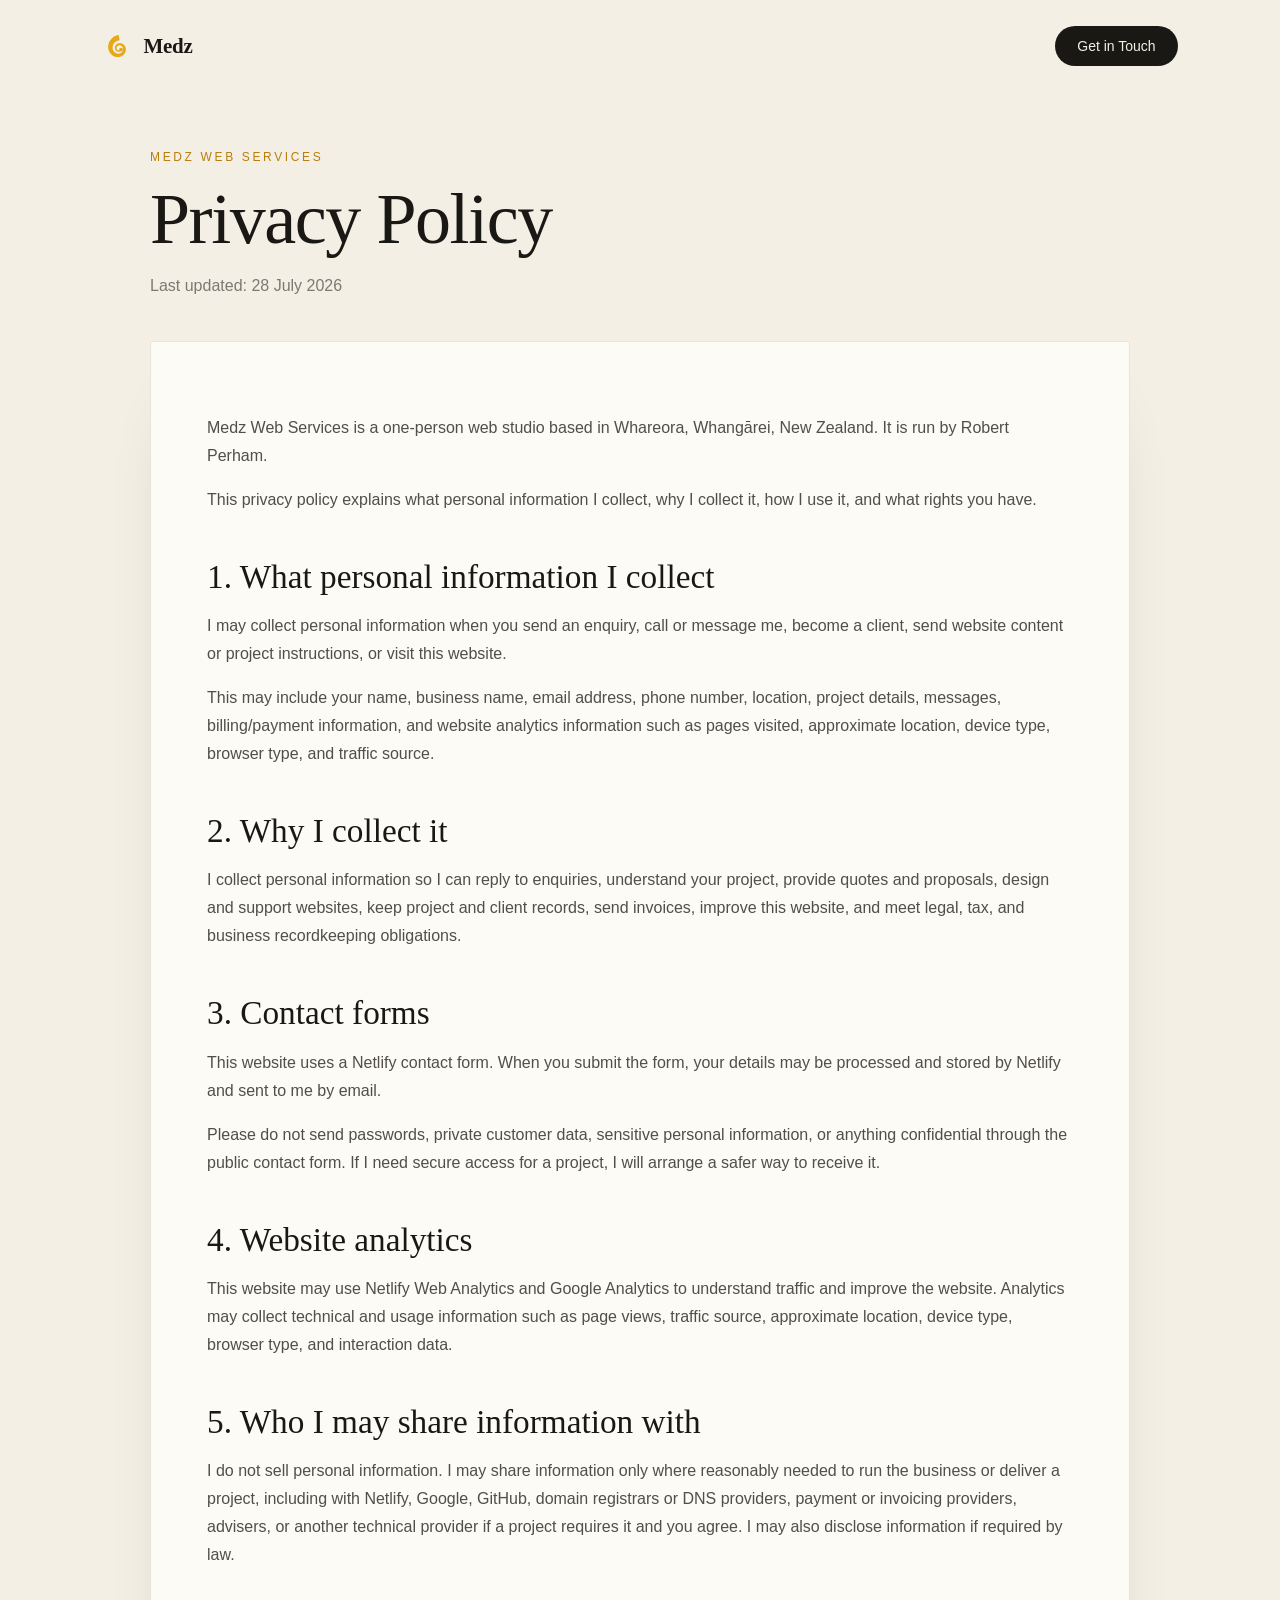
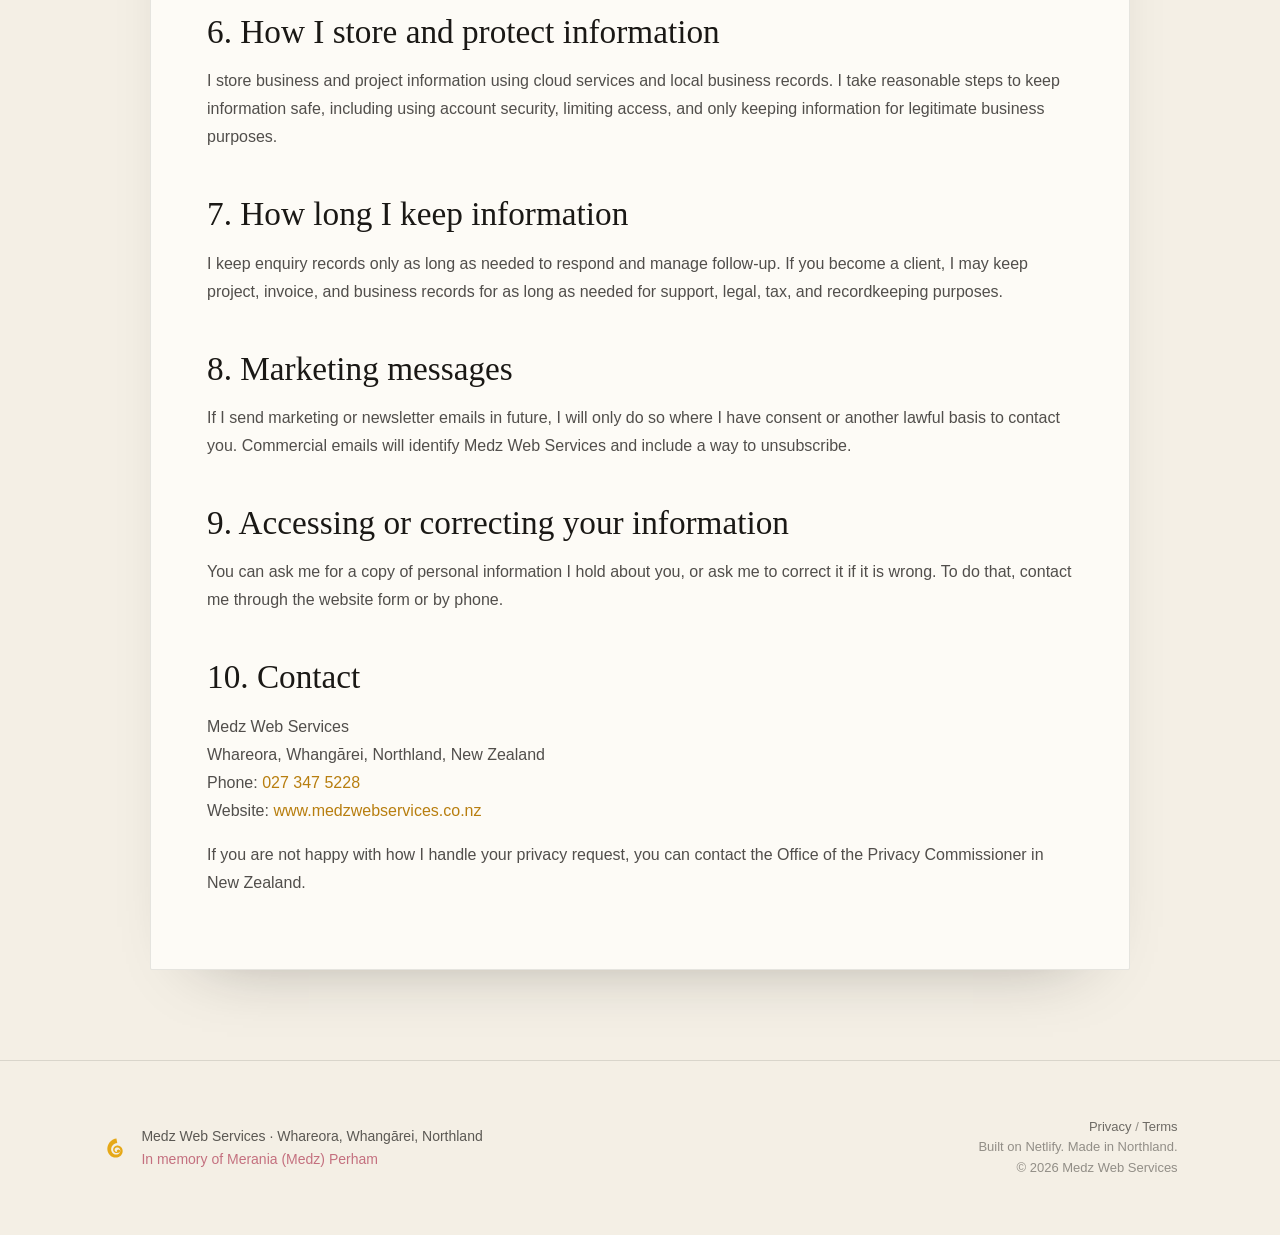
<file: privacy.html>
<!DOCTYPE html>
<html lang="en">
<head>
<script async src="https://www.googletagmanager.com/gtag/js?id=G-QR9EYBRMFS"></script>
<script>
  window.dataLayer = window.dataLayer || [];
  function gtag(){dataLayer.push(arguments);}
  gtag('js', new Date());
  gtag('config', 'G-QR9EYBRMFS');
</script>
<meta charset="utf-8">
<meta name="viewport" content="width=device-width, initial-scale=1">
<title>Privacy Policy | Medz Web Services</title>
<meta name="description" content="Privacy Policy for Medz Web Services, explaining how enquiries, client details, form submissions and analytics information are handled.">
<link rel="canonical" href="https://medzwebservices.co.nz/privacy.html">
<link rel="icon" type="image/svg+xml" href="assets/logo/medz-favicon.svg">
<link rel="stylesheet" href="assets/ivory.css">
</head>
<body>
<a class="skip-link" href="#main">Skip to content</a>
<nav class="site-nav scrolled" aria-label="Main">
  <a href="index.html" class="nav-brand"><img src="assets/logo/medz-koru-solo-amber.svg" alt="Medz koru" width="30" height="30"><span class="nav-word">Medz</span></a>
  <div class="nav-right"><a href="index.html#book" class="btn-pill btn-pill--nav">Get in Touch</a></div>
</nav>
<main id="main" class="legal-main">
  <div class="legal-kicker">Medz Web Services</div>
  <h1>Privacy Policy</h1>
  <p class="legal-updated">Last updated: 28 July 2026</p>
  <div class="legal-body">
    <p>Medz Web Services is a one-person web studio based in Whareora, Whang&#257;rei, New Zealand. It is run by Robert Perham.</p>
    <p>This privacy policy explains what personal information I collect, why I collect it, how I use it, and what rights you have.</p>
    <h2>1. What personal information I collect</h2>
    <p>I may collect personal information when you send an enquiry, call or message me, become a client, send website content or project instructions, or visit this website.</p>
    <p>This may include your name, business name, email address, phone number, location, project details, messages, billing/payment information, and website analytics information such as pages visited, approximate location, device type, browser type, and traffic source.</p>
    <h2>2. Why I collect it</h2>
    <p>I collect personal information so I can reply to enquiries, understand your project, provide quotes and proposals, design and support websites, keep project and client records, send invoices, improve this website, and meet legal, tax, and business recordkeeping obligations.</p>
    <h2>3. Contact forms</h2>
    <p>This website uses a Netlify contact form. When you submit the form, your details may be processed and stored by Netlify and sent to me by email.</p>
    <p>Please do not send passwords, private customer data, sensitive personal information, or anything confidential through the public contact form. If I need secure access for a project, I will arrange a safer way to receive it.</p>
    <h2>4. Website analytics</h2>
    <p>This website may use Netlify Web Analytics and Google Analytics to understand traffic and improve the website. Analytics may collect technical and usage information such as page views, traffic source, approximate location, device type, browser type, and interaction data.</p>
    <h2>5. Who I may share information with</h2>
    <p>I do not sell personal information. I may share information only where reasonably needed to run the business or deliver a project, including with Netlify, Google, GitHub, domain registrars or DNS providers, payment or invoicing providers, advisers, or another technical provider if a project requires it and you agree. I may also disclose information if required by law.</p>
    <h2>6. How I store and protect information</h2>
    <p>I store business and project information using cloud services and local business records. I take reasonable steps to keep information safe, including using account security, limiting access, and only keeping information for legitimate business purposes.</p>
    <h2>7. How long I keep information</h2>
    <p>I keep enquiry records only as long as needed to respond and manage follow-up. If you become a client, I may keep project, invoice, and business records for as long as needed for support, legal, tax, and recordkeeping purposes.</p>
    <h2>8. Marketing messages</h2>
    <p>If I send marketing or newsletter emails in future, I will only do so where I have consent or another lawful basis to contact you. Commercial emails will identify Medz Web Services and include a way to unsubscribe.</p>
    <h2>9. Accessing or correcting your information</h2>
    <p>You can ask me for a copy of personal information I hold about you, or ask me to correct it if it is wrong. To do that, contact me through the website form or by phone.</p>
    <h2>10. Contact</h2>
    <p>Medz Web Services<br>Whareora, Whang&#257;rei, Northland, New Zealand<br>Phone: <a href="tel:+64273475228">027 347 5228</a><br>Website: <a href="https://www.medzwebservices.co.nz">www.medzwebservices.co.nz</a></p>
    <p>If you are not happy with how I handle your privacy request, you can contact the Office of the Privacy Commissioner in New Zealand.</p>
  </div>
</main>
<footer class="footer"><div class="footer-inner"><div class="footer-brand"><img src="assets/logo/medz-koru-solo-amber.svg" alt="Medz" width="26" height="26"><div class="footer-id">Medz Web Services · Whareora, Whang&#257;rei, Northland<br><span class="rose">In memory of Merania (Medz) Perham</span></div></div><div class="footer-note"><a href="privacy.html">Privacy</a> <span aria-hidden="true">/</span> <a href="terms.html">Terms</a><br>Built on Netlify. Made in Northland.<br>&copy; 2026 Medz Web Services</div></div></footer>
<script src="assets/ivory.js" defer></script>
</body>
</html>
</file>
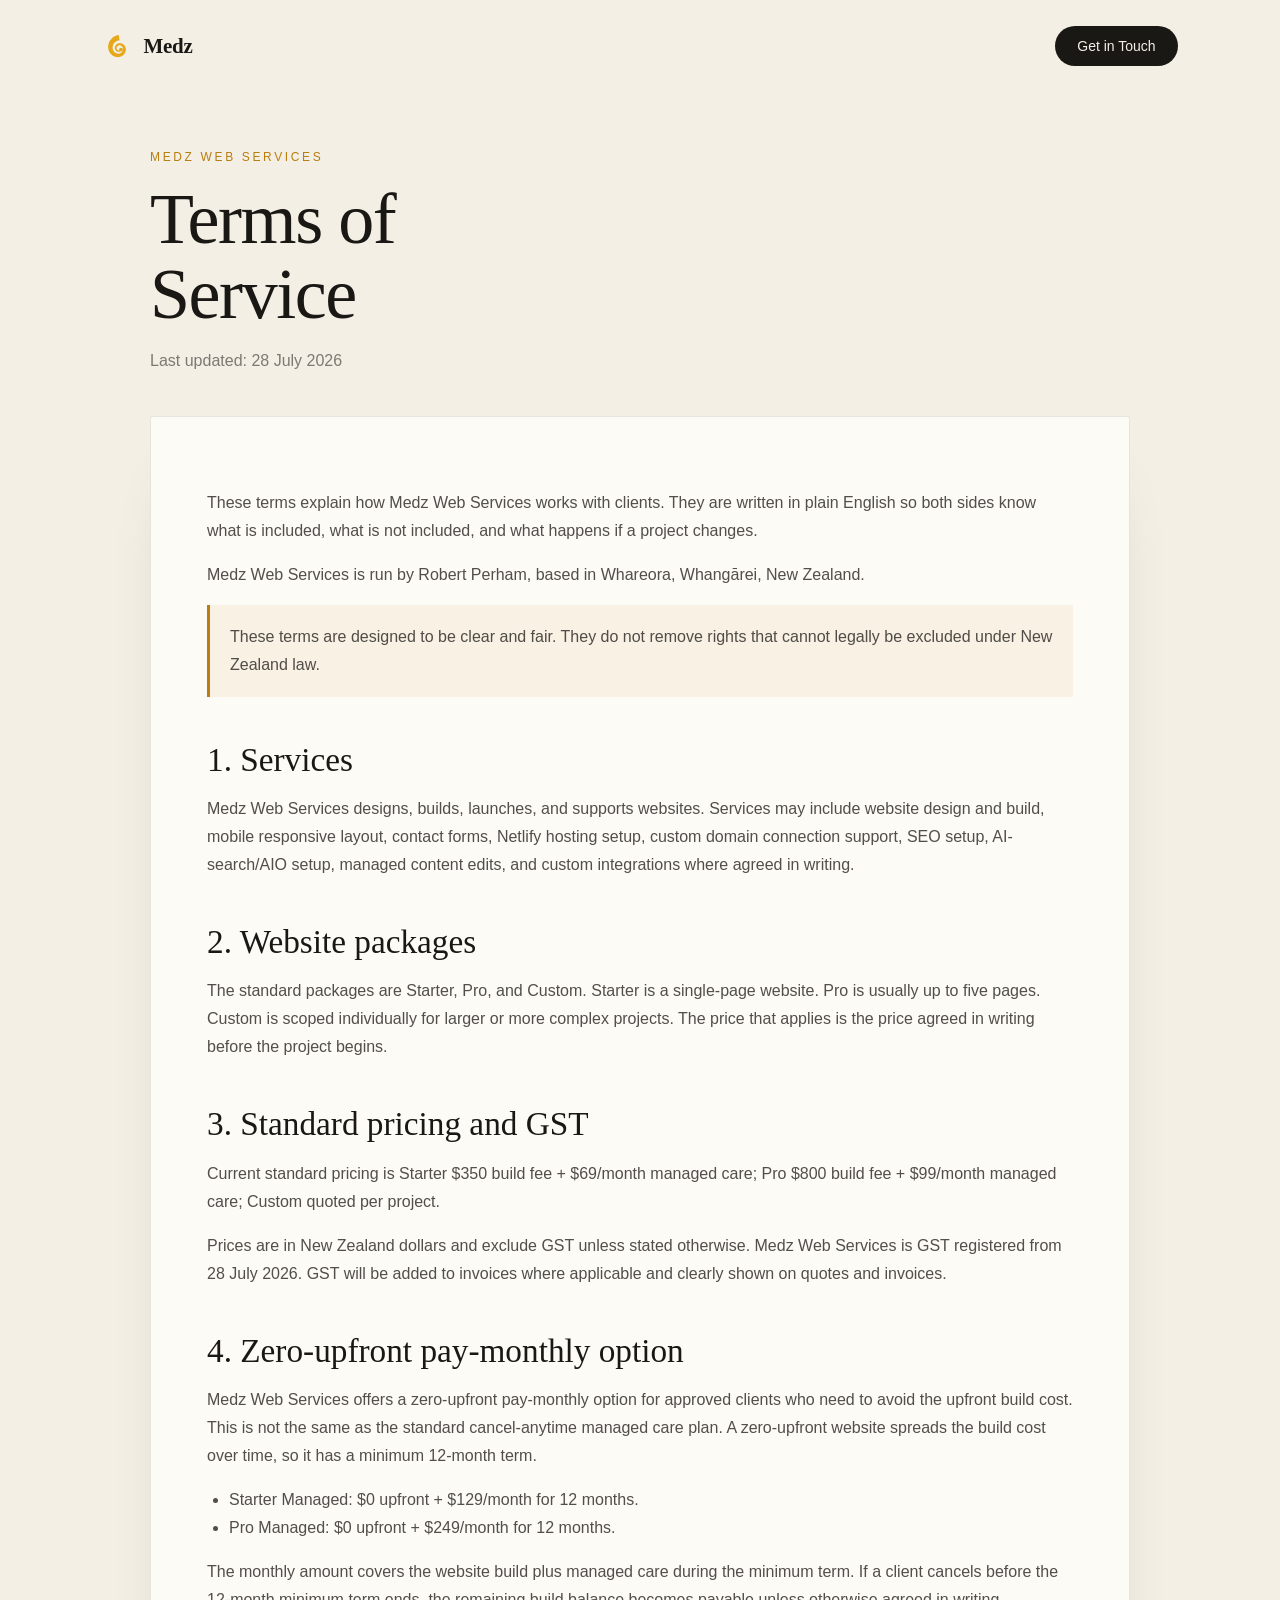
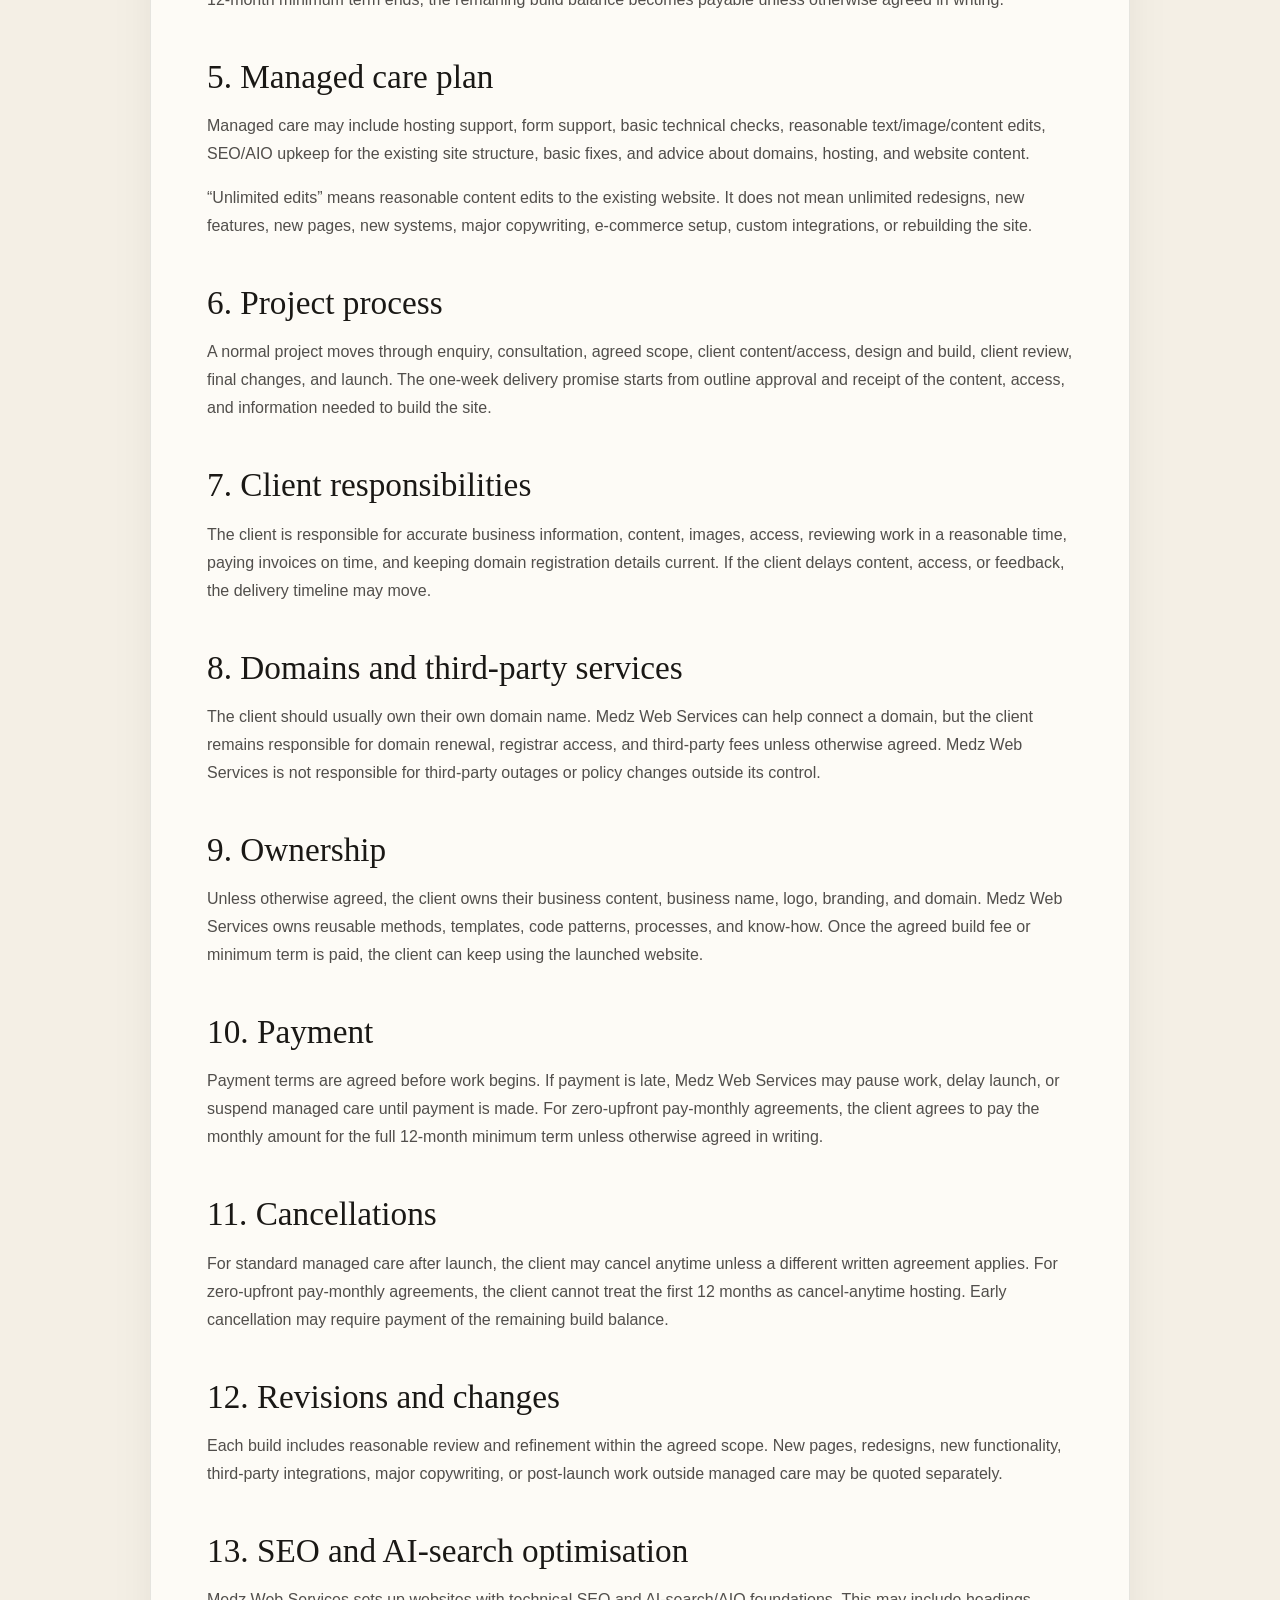
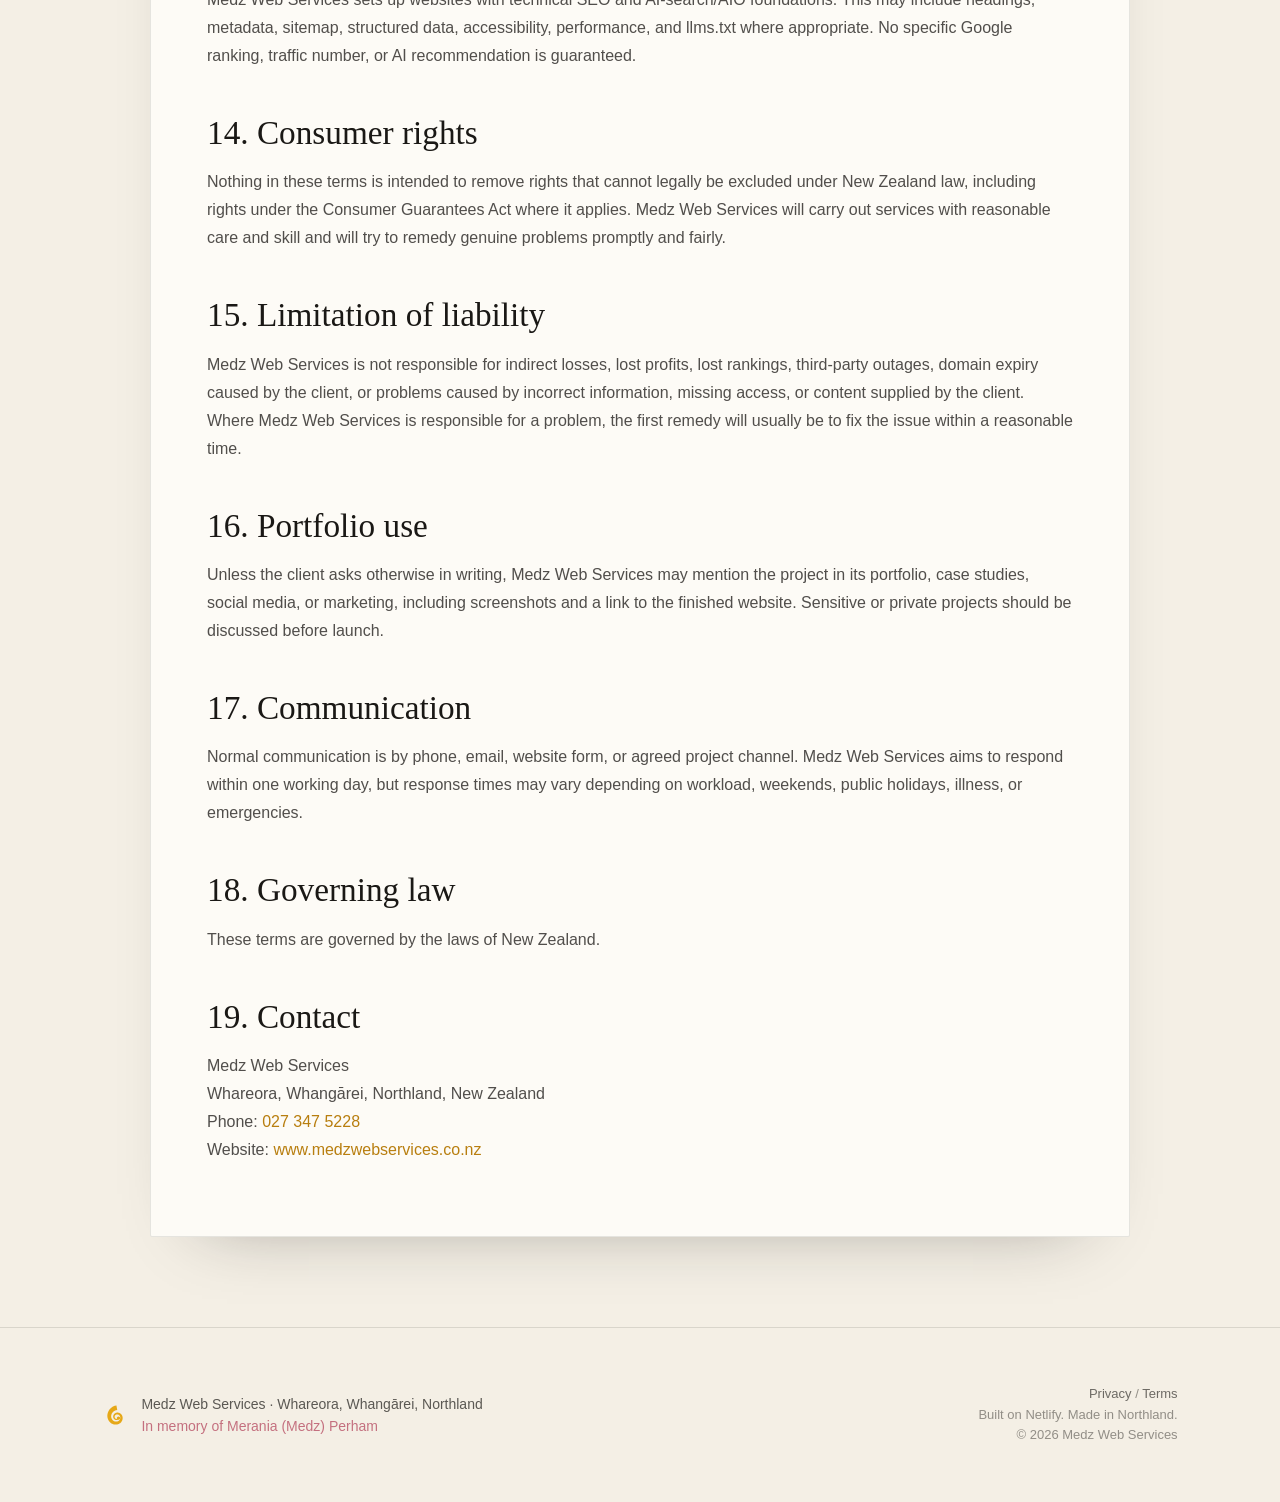
<file: terms.html>
<!DOCTYPE html>
<html lang="en">
<head>
<script async src="https://www.googletagmanager.com/gtag/js?id=G-QR9EYBRMFS"></script>
<script>
  window.dataLayer = window.dataLayer || [];
  function gtag(){dataLayer.push(arguments);}
  gtag('js', new Date());
  gtag('config', 'G-QR9EYBRMFS');
</script>
<meta charset="utf-8">
<meta name="viewport" content="width=device-width, initial-scale=1">
<title>Terms of Service | Medz Web Services</title>
<meta name="description" content="Terms of Service for Medz Web Services, covering website builds, managed care, pay-monthly options, cancellations, ownership, SEO/AIO, and client responsibilities.">
<link rel="canonical" href="https://medzwebservices.co.nz/terms.html">
<link rel="icon" type="image/svg+xml" href="assets/logo/medz-favicon.svg">
<link rel="stylesheet" href="assets/ivory.css">
</head>
<body>
<a class="skip-link" href="#main">Skip to content</a>
<nav class="site-nav scrolled" aria-label="Main">
  <a href="index.html" class="nav-brand"><img src="assets/logo/medz-koru-solo-amber.svg" alt="Medz koru" width="30" height="30"><span class="nav-word">Medz</span></a>
  <div class="nav-right"><a href="index.html#book" class="btn-pill btn-pill--nav">Get in Touch</a></div>
</nav>
<main id="main" class="legal-main">
  <div class="legal-kicker">Medz Web Services</div>
  <h1>Terms of Service</h1>
  <p class="legal-updated">Last updated: 28 July 2026</p>
  <div class="legal-body">
    <p>These terms explain how Medz Web Services works with clients. They are written in plain English so both sides know what is included, what is not included, and what happens if a project changes.</p>
    <p>Medz Web Services is run by Robert Perham, based in Whareora, Whang&#257;rei, New Zealand.</p>
    <p class="legal-note">These terms are designed to be clear and fair. They do not remove rights that cannot legally be excluded under New Zealand law.</p>
    <h2>1. Services</h2>
    <p>Medz Web Services designs, builds, launches, and supports websites. Services may include website design and build, mobile responsive layout, contact forms, Netlify hosting setup, custom domain connection support, SEO setup, AI-search/AIO setup, managed content edits, and custom integrations where agreed in writing.</p>
    <h2>2. Website packages</h2>
    <p>The standard packages are Starter, Pro, and Custom. Starter is a single-page website. Pro is usually up to five pages. Custom is scoped individually for larger or more complex projects. The price that applies is the price agreed in writing before the project begins.</p>
    <h2>3. Standard pricing and GST</h2>
    <p>Current standard pricing is Starter $350 build fee + $69/month managed care; Pro $800 build fee + $99/month managed care; Custom quoted per project.</p>
    <p>Prices are in New Zealand dollars and exclude GST unless stated otherwise. Medz Web Services is GST registered from 28 July 2026. GST will be added to invoices where applicable and clearly shown on quotes and invoices.</p>
    <h2>4. Zero-upfront pay-monthly option</h2>
    <p>Medz Web Services offers a zero-upfront pay-monthly option for approved clients who need to avoid the upfront build cost. This is not the same as the standard cancel-anytime managed care plan. A zero-upfront website spreads the build cost over time, so it has a minimum 12-month term.</p>
    <ul><li>Starter Managed: $0 upfront + $129/month for 12 months.</li><li>Pro Managed: $0 upfront + $249/month for 12 months.</li></ul>
    <p>The monthly amount covers the website build plus managed care during the minimum term. If a client cancels before the 12-month minimum term ends, the remaining build balance becomes payable unless otherwise agreed in writing.</p>
    <h2>5. Managed care plan</h2>
    <p>Managed care may include hosting support, form support, basic technical checks, reasonable text/image/content edits, SEO/AIO upkeep for the existing site structure, basic fixes, and advice about domains, hosting, and website content.</p>
    <p>&ldquo;Unlimited edits&rdquo; means reasonable content edits to the existing website. It does not mean unlimited redesigns, new features, new pages, new systems, major copywriting, e-commerce setup, custom integrations, or rebuilding the site.</p>
    <h2>6. Project process</h2>
    <p>A normal project moves through enquiry, consultation, agreed scope, client content/access, design and build, client review, final changes, and launch. The one-week delivery promise starts from outline approval and receipt of the content, access, and information needed to build the site.</p>
    <h2>7. Client responsibilities</h2>
    <p>The client is responsible for accurate business information, content, images, access, reviewing work in a reasonable time, paying invoices on time, and keeping domain registration details current. If the client delays content, access, or feedback, the delivery timeline may move.</p>
    <h2>8. Domains and third-party services</h2>
    <p>The client should usually own their own domain name. Medz Web Services can help connect a domain, but the client remains responsible for domain renewal, registrar access, and third-party fees unless otherwise agreed. Medz Web Services is not responsible for third-party outages or policy changes outside its control.</p>
    <h2>9. Ownership</h2>
    <p>Unless otherwise agreed, the client owns their business content, business name, logo, branding, and domain. Medz Web Services owns reusable methods, templates, code patterns, processes, and know-how. Once the agreed build fee or minimum term is paid, the client can keep using the launched website.</p>
    <h2>10. Payment</h2>
    <p>Payment terms are agreed before work begins. If payment is late, Medz Web Services may pause work, delay launch, or suspend managed care until payment is made. For zero-upfront pay-monthly agreements, the client agrees to pay the monthly amount for the full 12-month minimum term unless otherwise agreed in writing.</p>
    <h2>11. Cancellations</h2>
    <p>For standard managed care after launch, the client may cancel anytime unless a different written agreement applies. For zero-upfront pay-monthly agreements, the client cannot treat the first 12 months as cancel-anytime hosting. Early cancellation may require payment of the remaining build balance.</p>
    <h2>12. Revisions and changes</h2>
    <p>Each build includes reasonable review and refinement within the agreed scope. New pages, redesigns, new functionality, third-party integrations, major copywriting, or post-launch work outside managed care may be quoted separately.</p>
    <h2>13. SEO and AI-search optimisation</h2>
    <p>Medz Web Services sets up websites with technical SEO and AI-search/AIO foundations. This may include headings, metadata, sitemap, structured data, accessibility, performance, and llms.txt where appropriate. No specific Google ranking, traffic number, or AI recommendation is guaranteed.</p>
    <h2>14. Consumer rights</h2>
    <p>Nothing in these terms is intended to remove rights that cannot legally be excluded under New Zealand law, including rights under the Consumer Guarantees Act where it applies. Medz Web Services will carry out services with reasonable care and skill and will try to remedy genuine problems promptly and fairly.</p>
    <h2>15. Limitation of liability</h2>
    <p>Medz Web Services is not responsible for indirect losses, lost profits, lost rankings, third-party outages, domain expiry caused by the client, or problems caused by incorrect information, missing access, or content supplied by the client. Where Medz Web Services is responsible for a problem, the first remedy will usually be to fix the issue within a reasonable time.</p>
    <h2>16. Portfolio use</h2>
    <p>Unless the client asks otherwise in writing, Medz Web Services may mention the project in its portfolio, case studies, social media, or marketing, including screenshots and a link to the finished website. Sensitive or private projects should be discussed before launch.</p>
    <h2>17. Communication</h2>
    <p>Normal communication is by phone, email, website form, or agreed project channel. Medz Web Services aims to respond within one working day, but response times may vary depending on workload, weekends, public holidays, illness, or emergencies.</p>
    <h2>18. Governing law</h2>
    <p>These terms are governed by the laws of New Zealand.</p>
    <h2>19. Contact</h2>
    <p>Medz Web Services<br>Whareora, Whang&#257;rei, Northland, New Zealand<br>Phone: <a href="tel:+64273475228">027 347 5228</a><br>Website: <a href="https://www.medzwebservices.co.nz">www.medzwebservices.co.nz</a></p>
  </div>
</main>
<footer class="footer"><div class="footer-inner"><div class="footer-brand"><img src="assets/logo/medz-koru-solo-amber.svg" alt="Medz" width="26" height="26"><div class="footer-id">Medz Web Services · Whareora, Whang&#257;rei, Northland<br><span class="rose">In memory of Merania (Medz) Perham</span></div></div><div class="footer-note"><a href="privacy.html">Privacy</a> <span aria-hidden="true">/</span> <a href="terms.html">Terms</a><br>Built on Netlify. Made in Northland.<br>&copy; 2026 Medz Web Services</div></div></footer>
<script src="assets/ivory.js" defer></script>
</body>
</html>
</file>
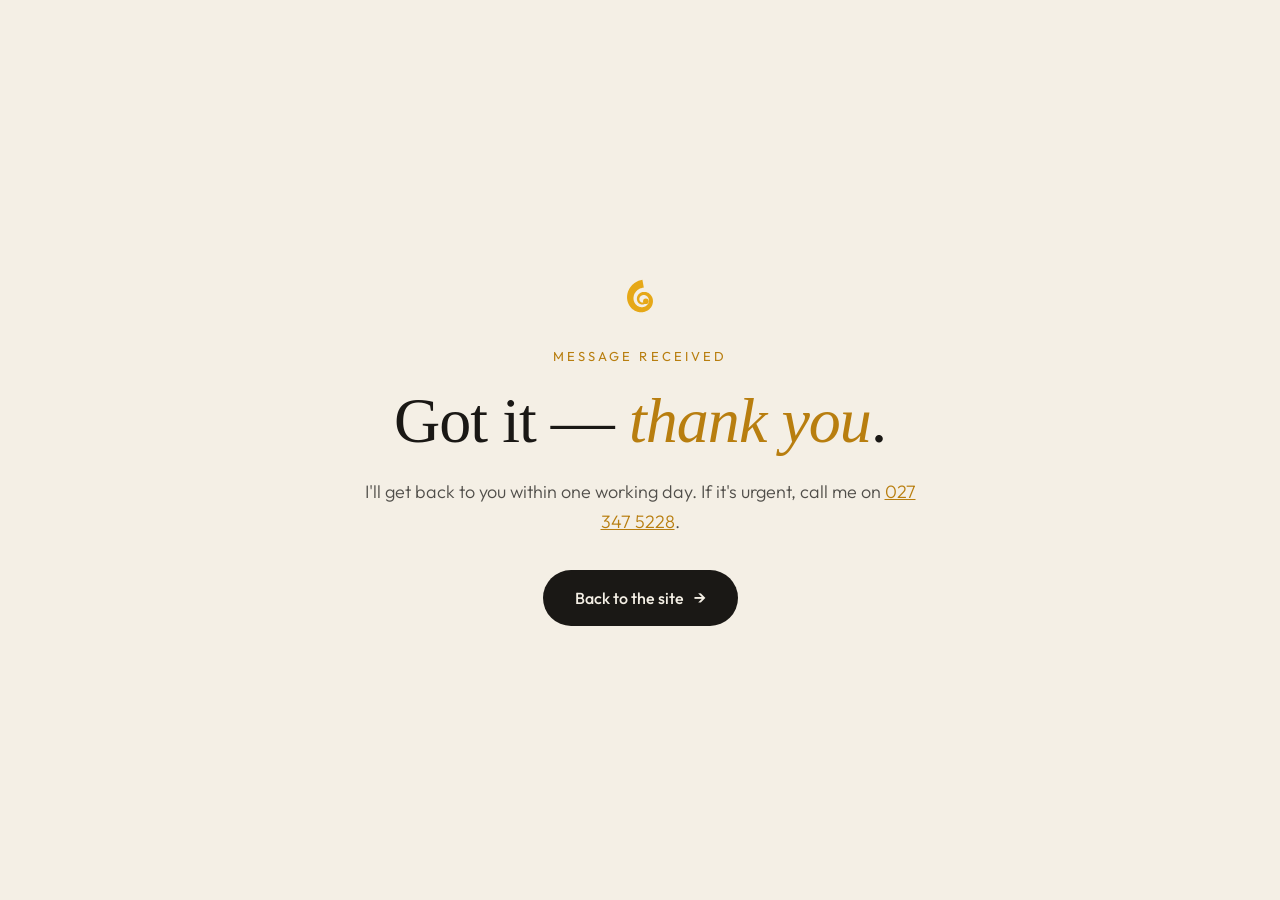
<file: thanks.html>
<!DOCTYPE html>
<html lang="en">
<head>
<!-- Google Analytics -->
<script async src="https://www.googletagmanager.com/gtag/js?id=G-QR9EYBRMFS"></script>
<script>
  window.dataLayer = window.dataLayer || [];
  function gtag(){dataLayer.push(arguments);}
  gtag('js', new Date());
  gtag('config', 'G-QR9EYBRMFS');
  gtag('event', 'generate_lead', {
    event_category: 'contact',
    event_label: 'thank_you_page'
  });
</script>

<meta charset="utf-8">
<meta name="viewport" content="width=device-width, initial-scale=1">
<title>Message received | Medz Web Services</title>
<meta name="robots" content="noindex">
<meta name="theme-color" content="#F4EFE5">

<link rel="icon" type="image/svg+xml" href="assets/logo/medz-favicon.svg">
<link rel="icon" type="image/png" sizes="32x32" href="assets/logo/favicon-32.png">
<link rel="apple-touch-icon" href="assets/logo/favicon-180.png">

<link rel="preconnect" href="https://fonts.googleapis.com">
<link rel="preconnect" href="https://fonts.gstatic.com" crossorigin>
<link href="https://api.fontshare.com/v2/css?f[]=sentient@400,500,700&display=swap" rel="stylesheet">
<link href="https://fonts.googleapis.com/css2?family=Outfit:wght@300;400;500;600&display=swap" rel="stylesheet">

<link rel="stylesheet" href="assets/ivory.css">
<style>
  .thanks-wrap {
    min-height: 100vh; display: flex; flex-direction: column;
    align-items: center; justify-content: center; text-align: center;
    padding: 40px 8vw; box-sizing: border-box;
  }
  .thanks-wrap h1 {
    font-family: 'Sentient', serif; font-weight: 400;
    font-size: clamp(34px, 5vw, 64px); line-height: 1.08; letter-spacing: -0.015em;
    margin: 0 0 22px; color: #1A1815; text-wrap: balance;
  }
  .thanks-wrap p {
    font-weight: 300; font-size: 18px; line-height: 1.65;
    color: rgba(26,24,21,0.75); margin: 0 0 34px; max-width: 46ch;
  }
  .thanks-koru { width: 44px; height: 44px; margin-bottom: 30px; }
</style>
</head>
<body>
<div class="thanks-wrap">
  <img src="assets/logo/medz-koru-solo-amber.svg" alt="" class="thanks-koru">
  <div class="kicker">Message received</div>
  <h1>Got it — <em>thank you</em>.</h1>
  <p>I'll get back to you within one working day. If it's urgent, call me on <a href="tel:+64273475228">027 347 5228</a>.</p>
  <a href="/" class="btn-pill btn-pill--big">Back to the site <span class="cta-arrow" aria-hidden="true">→</span></a>
</div>
</body>
</html>
</file>
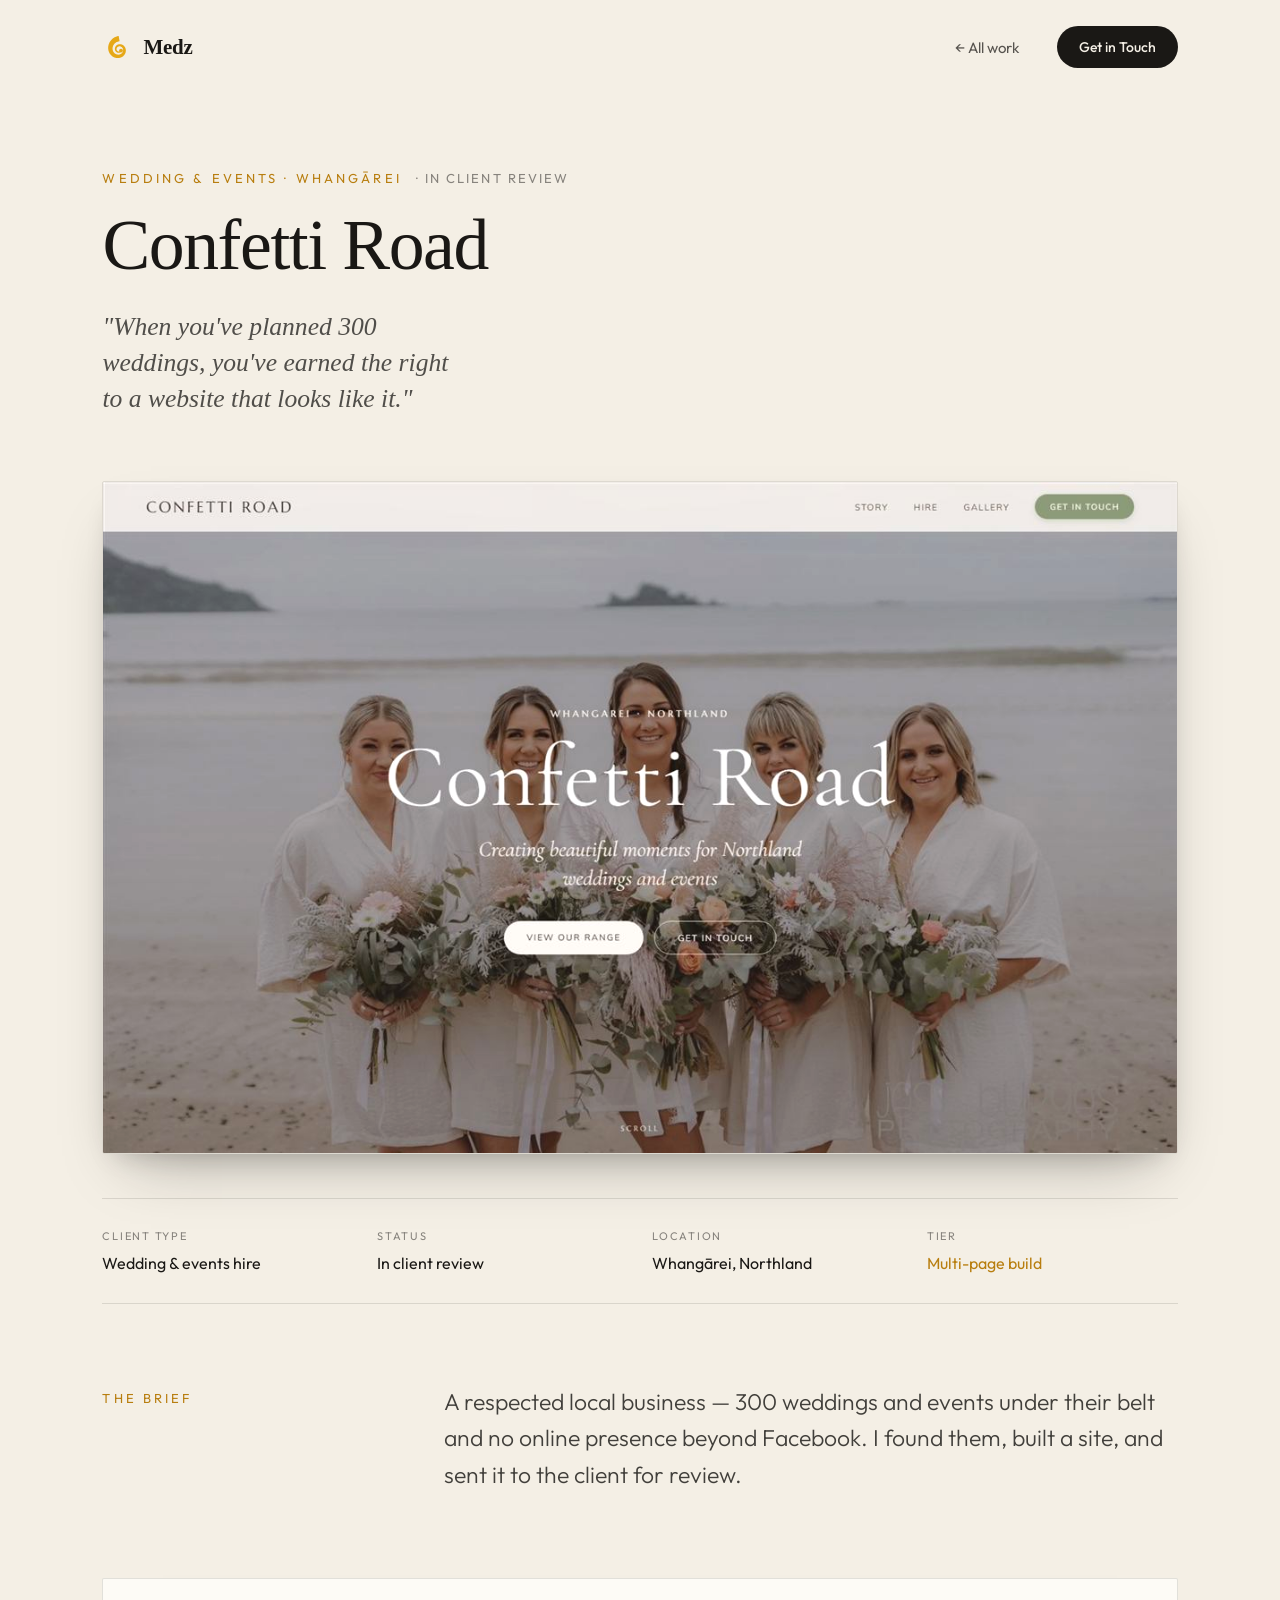
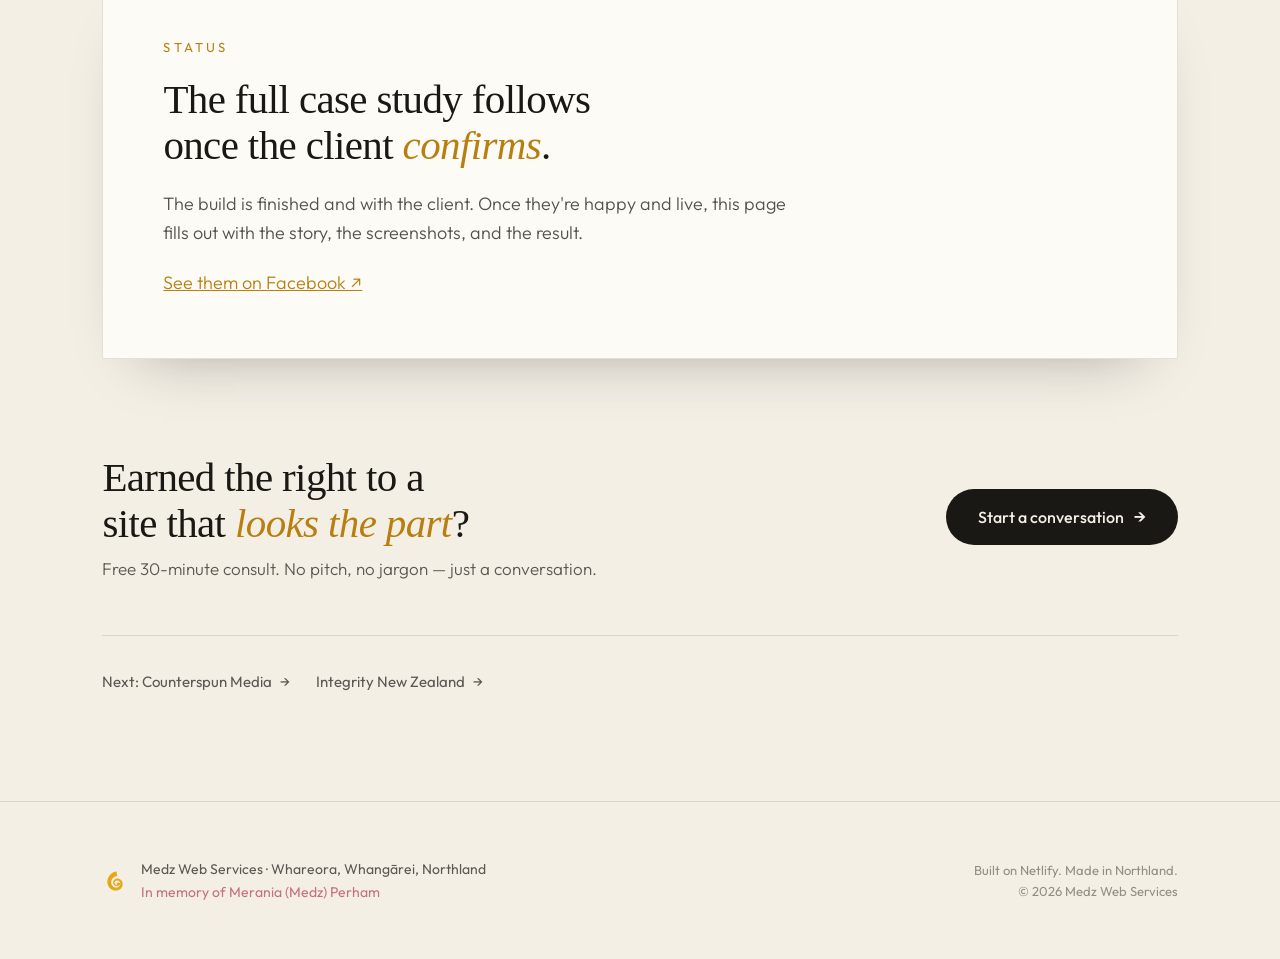
<file: work/confetti-road.html>
<!DOCTYPE html>
<html lang="en">
<head>
<!-- Google Analytics -->
<script async src="https://www.googletagmanager.com/gtag/js?id=G-QR9EYBRMFS"></script>
<script>
  window.dataLayer = window.dataLayer || [];
  function gtag(){dataLayer.push(arguments);}
  gtag('js', new Date());
  gtag('config', 'G-QR9EYBRMFS');
</script>

<meta charset="utf-8">
<meta name="viewport" content="width=device-width, initial-scale=1">
<script>document.documentElement.className += ' js';</script>

<title>Confetti Road — Case Study | Medz Web Services</title>
<meta name="description" content="A Whangārei wedding and events business with 300 celebrations behind them — and no website until now. A Medz Web Services case study, currently in client review.">
<link rel="canonical" href="https://medzwebservices.co.nz/work/confetti-road">
<meta name="theme-color" content="#F4EFE5">

<meta property="og:title" content="Confetti Road — Case Study | Medz Web Services">
<meta property="og:description" content="When you've planned 300 weddings, you've earned the right to a website that looks like it.">
<meta property="og:image" content="https://medzwebservices.co.nz/assets/img/work-confetti.jpg">
<meta property="og:url" content="https://medzwebservices.co.nz/work/confetti-road">
<meta property="og:type" content="article">

<link rel="icon" type="image/svg+xml" href="../assets/logo/medz-favicon.svg">
<link rel="icon" type="image/png" sizes="32x32" href="../assets/logo/favicon-32.png">
<link rel="apple-touch-icon" href="../assets/logo/favicon-180.png">

<link rel="preconnect" href="https://fonts.googleapis.com">
<link rel="preconnect" href="https://fonts.gstatic.com" crossorigin>
<link href="https://api.fontshare.com/v2/css?f[]=sentient@400,500,700&f[]=clash-display@500,600&display=swap" rel="stylesheet">
<link href="https://fonts.googleapis.com/css2?family=Outfit:wght@300;400;500;600&display=swap" rel="stylesheet">

<link rel="stylesheet" href="../assets/ivory.css">
</head>
<body>

<a class="skip-link" href="#main">Skip to content</a>

<!-- NAV -->
<nav class="site-nav" aria-label="Main">
  <a href="../index.html" class="nav-brand">
    <img src="../assets/logo/medz-koru-solo-amber.svg" alt="Medz koru" width="30" height="30">
    <span class="nav-word">Medz</span>
  </a>
  <div class="nav-right">
    <a href="../index.html#work" class="nlink">← All work</a>
    <a href="../index.html#book" class="btn-pill btn-pill--nav">Get in Touch</a>
  </div>
</nav>

<main id="main">

<!-- HERO -->
<header class="case-hero">
  <div class="case-kicker-row">
    <div class="kicker">Wedding &amp; events · Whangārei</div>
    <span class="case-status">· In client review</span>
  </div>
  <h1>Confetti Road</h1>
  <p class="case-quote">"When you've planned 300 weddings, you've earned the right to a website that looks like it."</p>
</header>

<!-- HERO SHOT -->
<section class="case-shot">
  <div class="img-mask" data-fade>
    <img src="../assets/img/work-confetti.jpg" alt="Confetti Road homepage" width="1200" height="750" decoding="async" style="display:block; width:100%; height:auto;">
  </div>
</section>

<!-- META -->
<section class="case-meta">
  <div class="case-meta-grid">
    <div>
      <div class="case-meta-label">Client type</div>
      <div class="case-meta-value">Wedding &amp; events hire</div>
    </div>
    <div>
      <div class="case-meta-label">Status</div>
      <div class="case-meta-value">In client review</div>
    </div>
    <div>
      <div class="case-meta-label">Location</div>
      <div class="case-meta-value">Whangārei, Northland</div>
    </div>
    <div>
      <div class="case-meta-label">Tier</div>
      <div class="case-meta-value case-meta-value--amber">Multi-page build</div>
    </div>
  </div>
</section>

<!-- STORY -->
<section class="case-story">
  <div class="g-story">
    <div class="kicker">The brief</div>
    <div class="case-story-text">A respected local business — 300 weddings and events under their belt and no online presence beyond Facebook. I found them, built a site, and sent it to the client for review.</div>
  </div>
</section>

<!-- STATUS -->
<section class="case-result">
  <div class="case-result-card" data-fade>
    <div class="kicker">Status</div>
    <h2>The full case study follows once the client <em>confirms</em>.</h2>
    <p>The build is finished and with the client. Once they're happy and live, this page fills out with the story, the screenshots, and the result.</p>
    <p><a href="https://facebook.com/2blondesLovEvents" target="_blank" rel="noopener">See them on Facebook ↗</a></p>
  </div>
</section>

<!-- CTA -->
<section class="case-cta">
  <div class="case-cta-band">
    <div>
      <h2>Earned the right to a site that <em>looks the part</em>?</h2>
      <p>Free 30-minute consult. No pitch, no jargon — just a conversation.</p>
    </div>
    <a href="../index.html#book" class="btn-pill btn-pill--big">Start a conversation <span class="cta-arrow" aria-hidden="true">→</span></a>
  </div>
  <div class="case-next">
    <a href="counterspun-media.html">Next: Counterspun Media <span aria-hidden="true">→</span></a>
    <a href="integrity-nz.html">Integrity New Zealand <span aria-hidden="true">→</span></a>
  </div>
</section>

</main>

<!-- FOOTER -->
<footer class="footer">
  <div class="footer-inner">
    <div class="footer-brand">
      <img src="../assets/logo/medz-koru-solo-amber.svg" alt="Medz" width="26" height="26">
      <div class="footer-id">
        Medz Web Services · Whareora, Whangārei, Northland<br>
        <span class="rose">In memory of Merania (Medz) Perham</span>
      </div>
    </div>
    <div class="footer-note">Built on Netlify. Made in Northland.<br>© 2026 Medz Web Services</div>
  </div>
</footer>

<script src="../assets/ivory.js" defer></script>
</body>
</html>
</file>
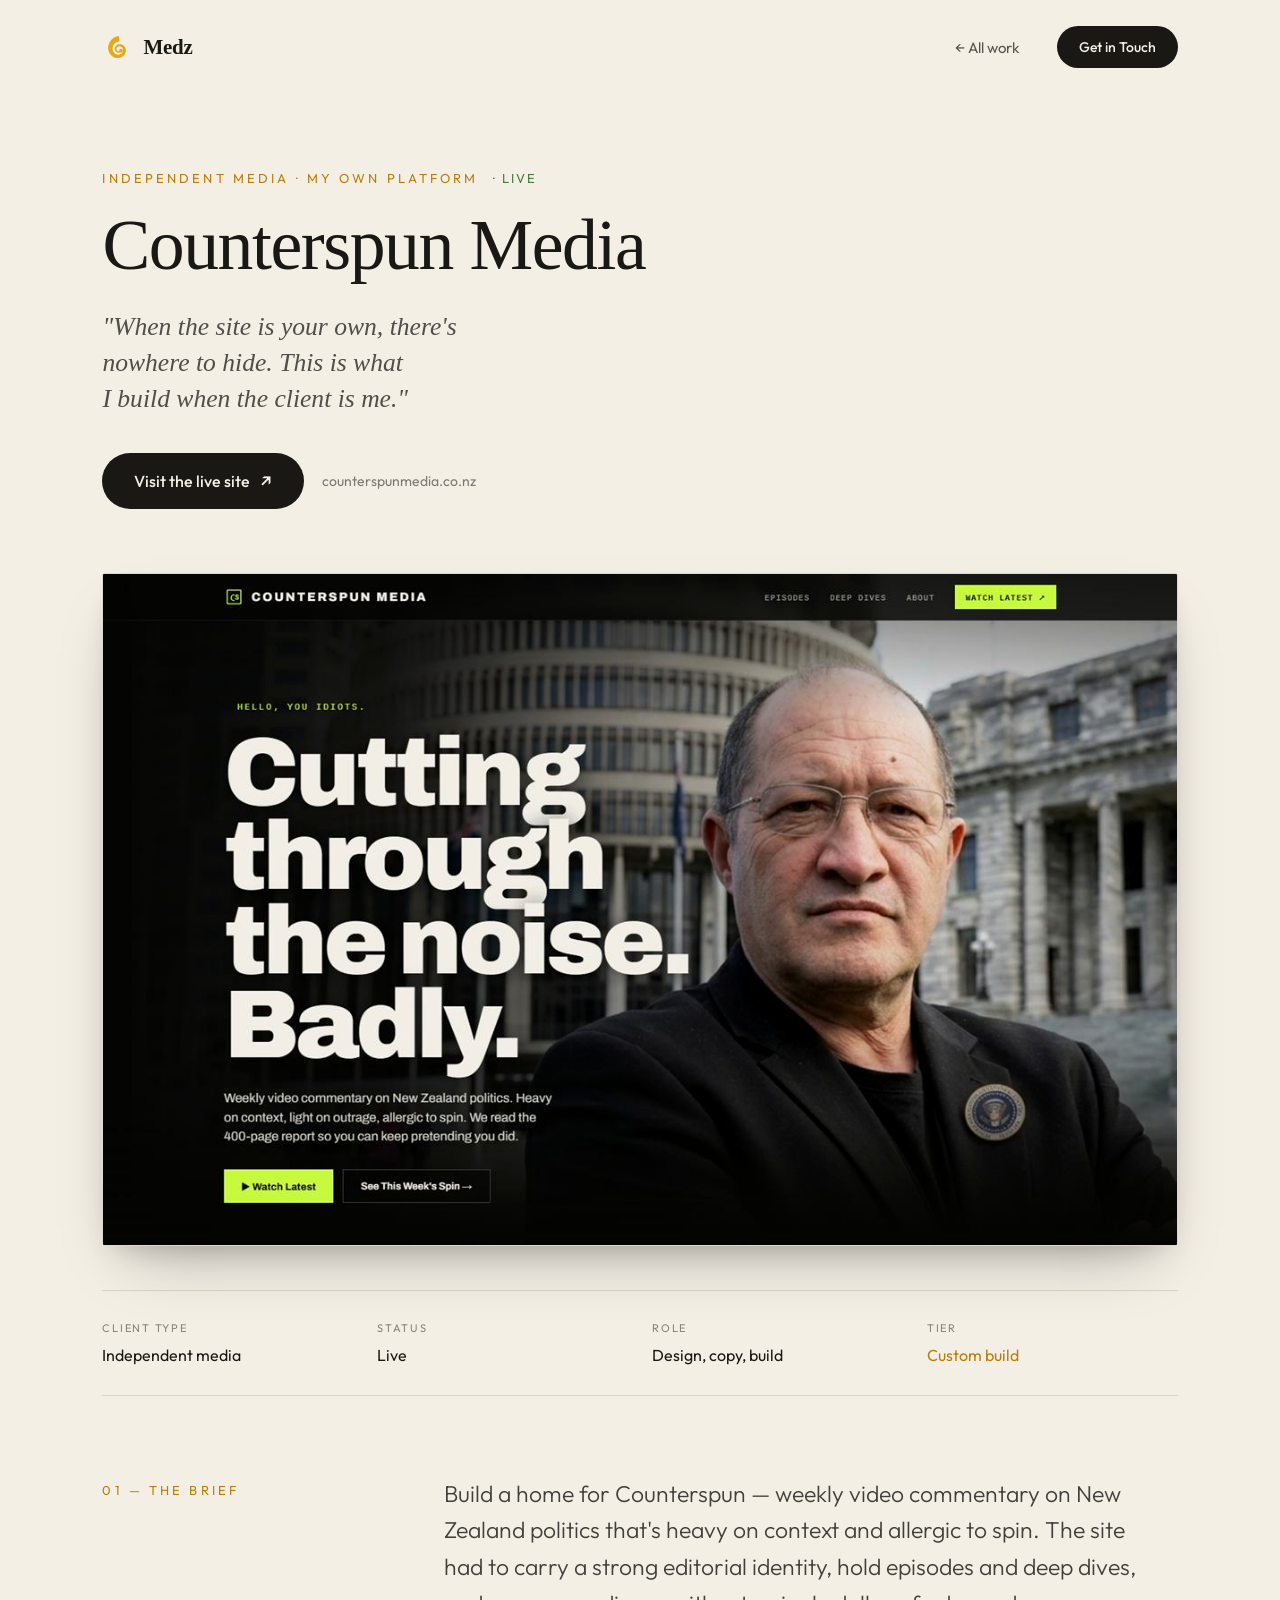
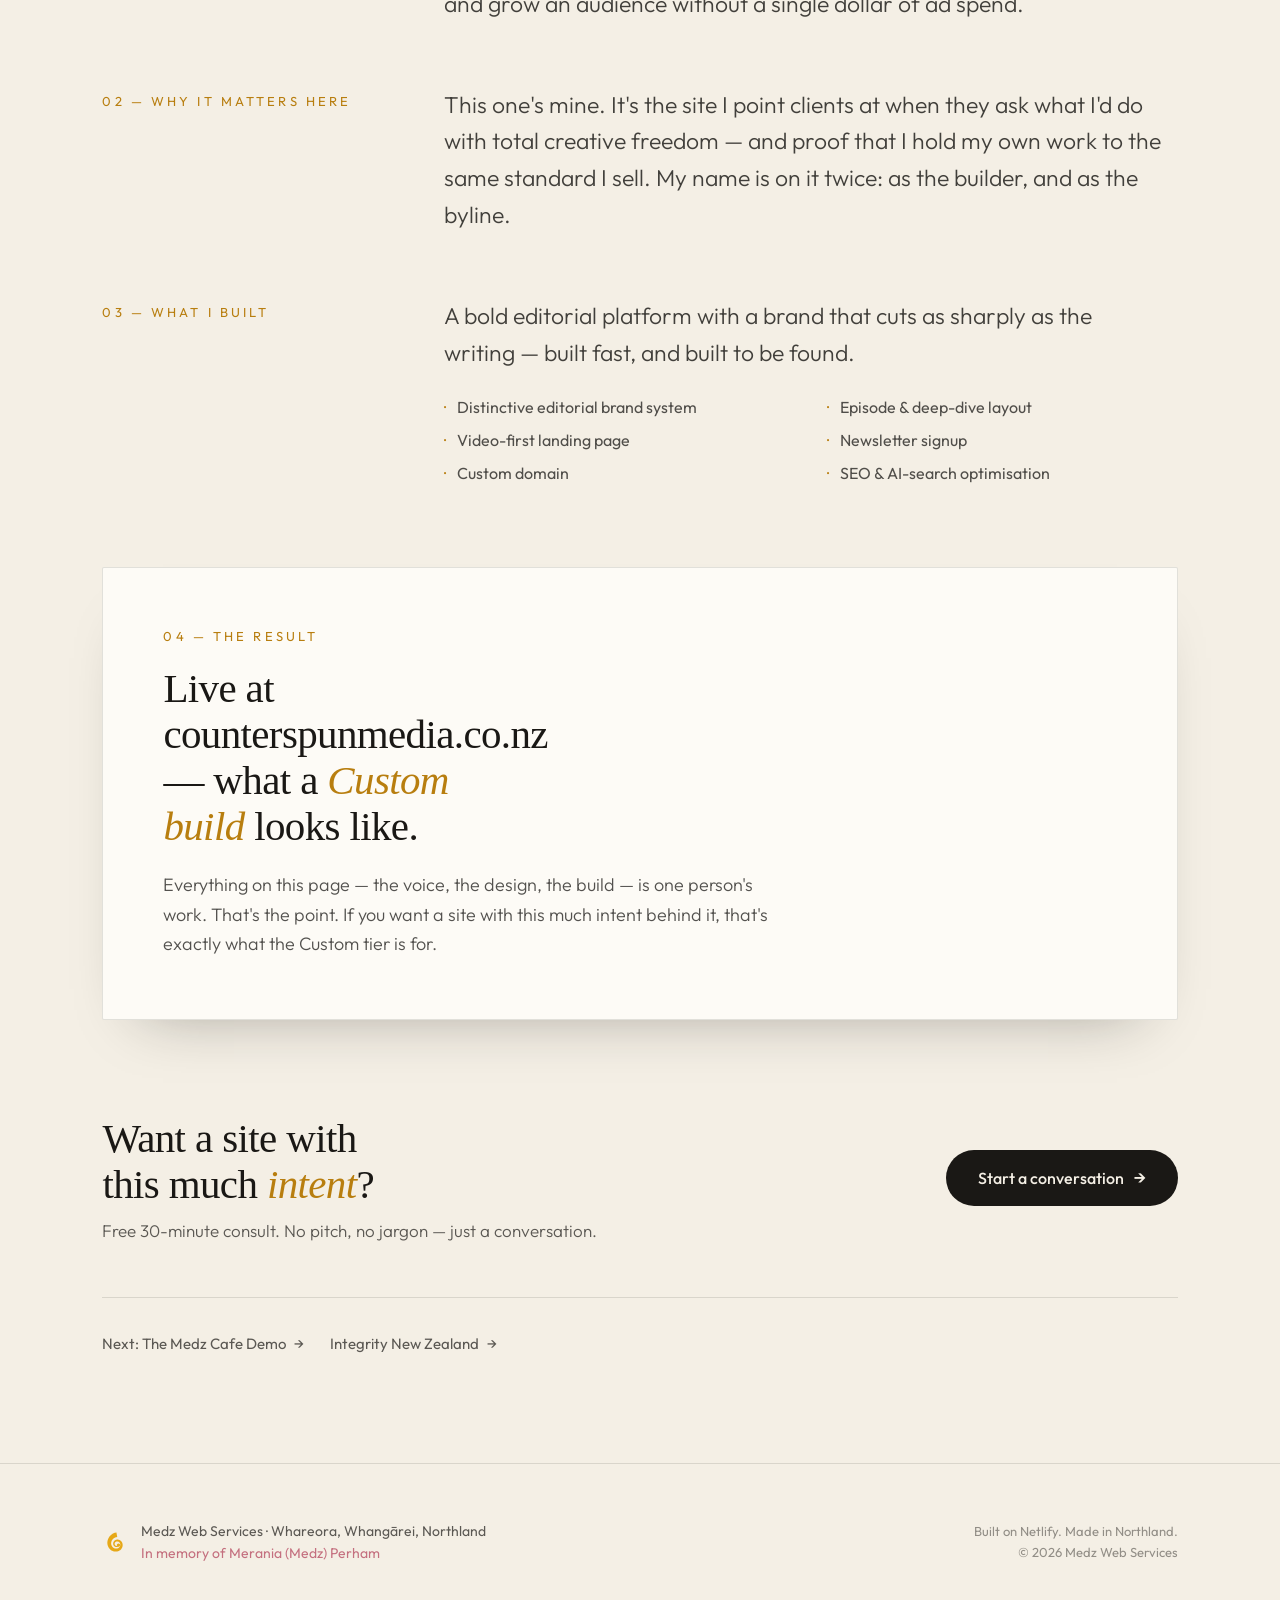
<file: work/counterspun-media.html>
<!DOCTYPE html>
<html lang="en">
<head>
<!-- Google Analytics -->
<script async src="https://www.googletagmanager.com/gtag/js?id=G-QR9EYBRMFS"></script>
<script>
  window.dataLayer = window.dataLayer || [];
  function gtag(){dataLayer.push(arguments);}
  gtag('js', new Date());
  gtag('config', 'G-QR9EYBRMFS');
</script>

<meta charset="utf-8">
<meta name="viewport" content="width=device-width, initial-scale=1">
<script>document.documentElement.className += ' js';</script>

<title>Counterspun Media — Case Study | Medz Web Services</title>
<meta name="description" content="Robert's own independent media platform — weekly commentary on New Zealand politics, designed, written, and built end-to-end. A Medz Web Services case study.">
<link rel="canonical" href="https://medzwebservices.co.nz/work/counterspun-media">
<meta name="theme-color" content="#F4EFE5">

<meta property="og:title" content="Counterspun Media — Case Study | Medz Web Services">
<meta property="og:description" content="When the site is your own, there's nowhere to hide. This is what I build when the client is me.">
<meta property="og:image" content="https://medzwebservices.co.nz/assets/img/work-counterspun.jpg">
<meta property="og:url" content="https://medzwebservices.co.nz/work/counterspun-media">
<meta property="og:type" content="article">

<link rel="icon" type="image/svg+xml" href="../assets/logo/medz-favicon.svg">
<link rel="icon" type="image/png" sizes="32x32" href="../assets/logo/favicon-32.png">
<link rel="apple-touch-icon" href="../assets/logo/favicon-180.png">

<link rel="preconnect" href="https://fonts.googleapis.com">
<link rel="preconnect" href="https://fonts.gstatic.com" crossorigin>
<link href="https://api.fontshare.com/v2/css?f[]=sentient@400,500,700&f[]=clash-display@500,600&display=swap" rel="stylesheet">
<link href="https://fonts.googleapis.com/css2?family=Outfit:wght@300;400;500;600&display=swap" rel="stylesheet">

<link rel="stylesheet" href="../assets/ivory.css">
</head>
<body>

<a class="skip-link" href="#main">Skip to content</a>

<!-- NAV -->
<nav class="site-nav" aria-label="Main">
  <a href="../index.html" class="nav-brand">
    <img src="../assets/logo/medz-koru-solo-amber.svg" alt="Medz koru" width="30" height="30">
    <span class="nav-word">Medz</span>
  </a>
  <div class="nav-right">
    <a href="../index.html#work" class="nlink">← All work</a>
    <a href="../index.html#book" class="btn-pill btn-pill--nav">Get in Touch</a>
  </div>
</nav>

<main id="main">

<!-- HERO -->
<header class="case-hero">
  <div class="case-kicker-row">
    <div class="kicker">Independent media · My own platform</div>
    <span class="case-status case-status--live">· Live</span>
  </div>
  <h1>Counterspun Media</h1>
  <p class="case-quote">"When the site is your own, there's nowhere to hide. This is what I build when the client is me."</p>
  <div class="case-cta-row">
    <a href="https://counterspunmedia.co.nz" target="_blank" rel="noopener" class="btn-pill btn-pill--big">Visit the live site <span class="cta-arrow" aria-hidden="true">↗</span></a>
    <span class="case-url">counterspunmedia.co.nz</span>
  </div>
</header>

<!-- HERO SHOT -->
<section class="case-shot">
  <div class="img-mask" data-fade>
    <img src="../assets/img/work-counterspun.jpg" alt="Counterspun Media homepage" width="1200" height="750" decoding="async" style="display:block; width:100%; height:auto;">
  </div>
</section>

<!-- META -->
<section class="case-meta">
  <div class="case-meta-grid">
    <div>
      <div class="case-meta-label">Client type</div>
      <div class="case-meta-value">Independent media</div>
    </div>
    <div>
      <div class="case-meta-label">Status</div>
      <div class="case-meta-value">Live</div>
    </div>
    <div>
      <div class="case-meta-label">Role</div>
      <div class="case-meta-value">Design, copy, build</div>
    </div>
    <div>
      <div class="case-meta-label">Tier</div>
      <div class="case-meta-value case-meta-value--amber">Custom build</div>
    </div>
  </div>
</section>

<!-- STORY -->
<section class="case-story">
  <div class="g-story">
    <div class="kicker">01 — The brief</div>
    <div class="case-story-text">Build a home for Counterspun — weekly video commentary on New Zealand politics that's heavy on context and allergic to spin. The site had to carry a strong editorial identity, hold episodes and deep dives, and grow an audience without a single dollar of ad spend.</div>
  </div>
  <div class="g-story">
    <div class="kicker">02 — Why it matters here</div>
    <div class="case-story-text">This one's mine. It's the site I point clients at when they ask what I'd do with total creative freedom — and proof that I hold my own work to the same standard I sell. My name is on it twice: as the builder, and as the byline.</div>
  </div>
  <div class="g-story">
    <div class="kicker">03 — What I built</div>
    <div>
      <div class="case-story-text">A bold editorial platform with a brand that cuts as sharply as the writing — built fast, and built to be found.</div>
      <ul class="case-list">
        <li><span aria-hidden="true">·</span>Distinctive editorial brand system</li>
        <li><span aria-hidden="true">·</span>Episode &amp; deep-dive layout</li>
        <li><span aria-hidden="true">·</span>Video-first landing page</li>
        <li><span aria-hidden="true">·</span>Newsletter signup</li>
        <li><span aria-hidden="true">·</span>Custom domain</li>
        <li><span aria-hidden="true">·</span>SEO &amp; AI-search optimisation</li>
      </ul>
    </div>
  </div>
</section>

<!-- RESULT -->
<section class="case-result">
  <div class="case-result-card" data-fade>
    <div class="kicker">04 — The result</div>
    <h2>Live at counterspunmedia.co.nz — what a <em>Custom build</em> looks like.</h2>
    <p>Everything on this page — the voice, the design, the build — is one person's work. That's the point. If you want a site with this much intent behind it, that's exactly what the Custom tier is for.</p>
  </div>
</section>

<!-- CTA -->
<section class="case-cta">
  <div class="case-cta-band">
    <div>
      <h2>Want a site with this much <em>intent</em>?</h2>
      <p>Free 30-minute consult. No pitch, no jargon — just a conversation.</p>
    </div>
    <a href="../index.html#book" class="btn-pill btn-pill--big">Start a conversation <span class="cta-arrow" aria-hidden="true">→</span></a>
  </div>
  <div class="case-next">
    <a href="the-medz.html">Next: The Medz Cafe Demo <span aria-hidden="true">→</span></a>
    <a href="integrity-nz.html">Integrity New Zealand <span aria-hidden="true">→</span></a>
  </div>
</section>

</main>

<!-- FOOTER -->
<footer class="footer">
  <div class="footer-inner">
    <div class="footer-brand">
      <img src="../assets/logo/medz-koru-solo-amber.svg" alt="Medz" width="26" height="26">
      <div class="footer-id">
        Medz Web Services · Whareora, Whangārei, Northland<br>
        <span class="rose">In memory of Merania (Medz) Perham</span>
      </div>
    </div>
    <div class="footer-note">Built on Netlify. Made in Northland.<br>© 2026 Medz Web Services</div>
  </div>
</footer>

<script src="../assets/ivory.js" defer></script>
</body>
</html>
</file>
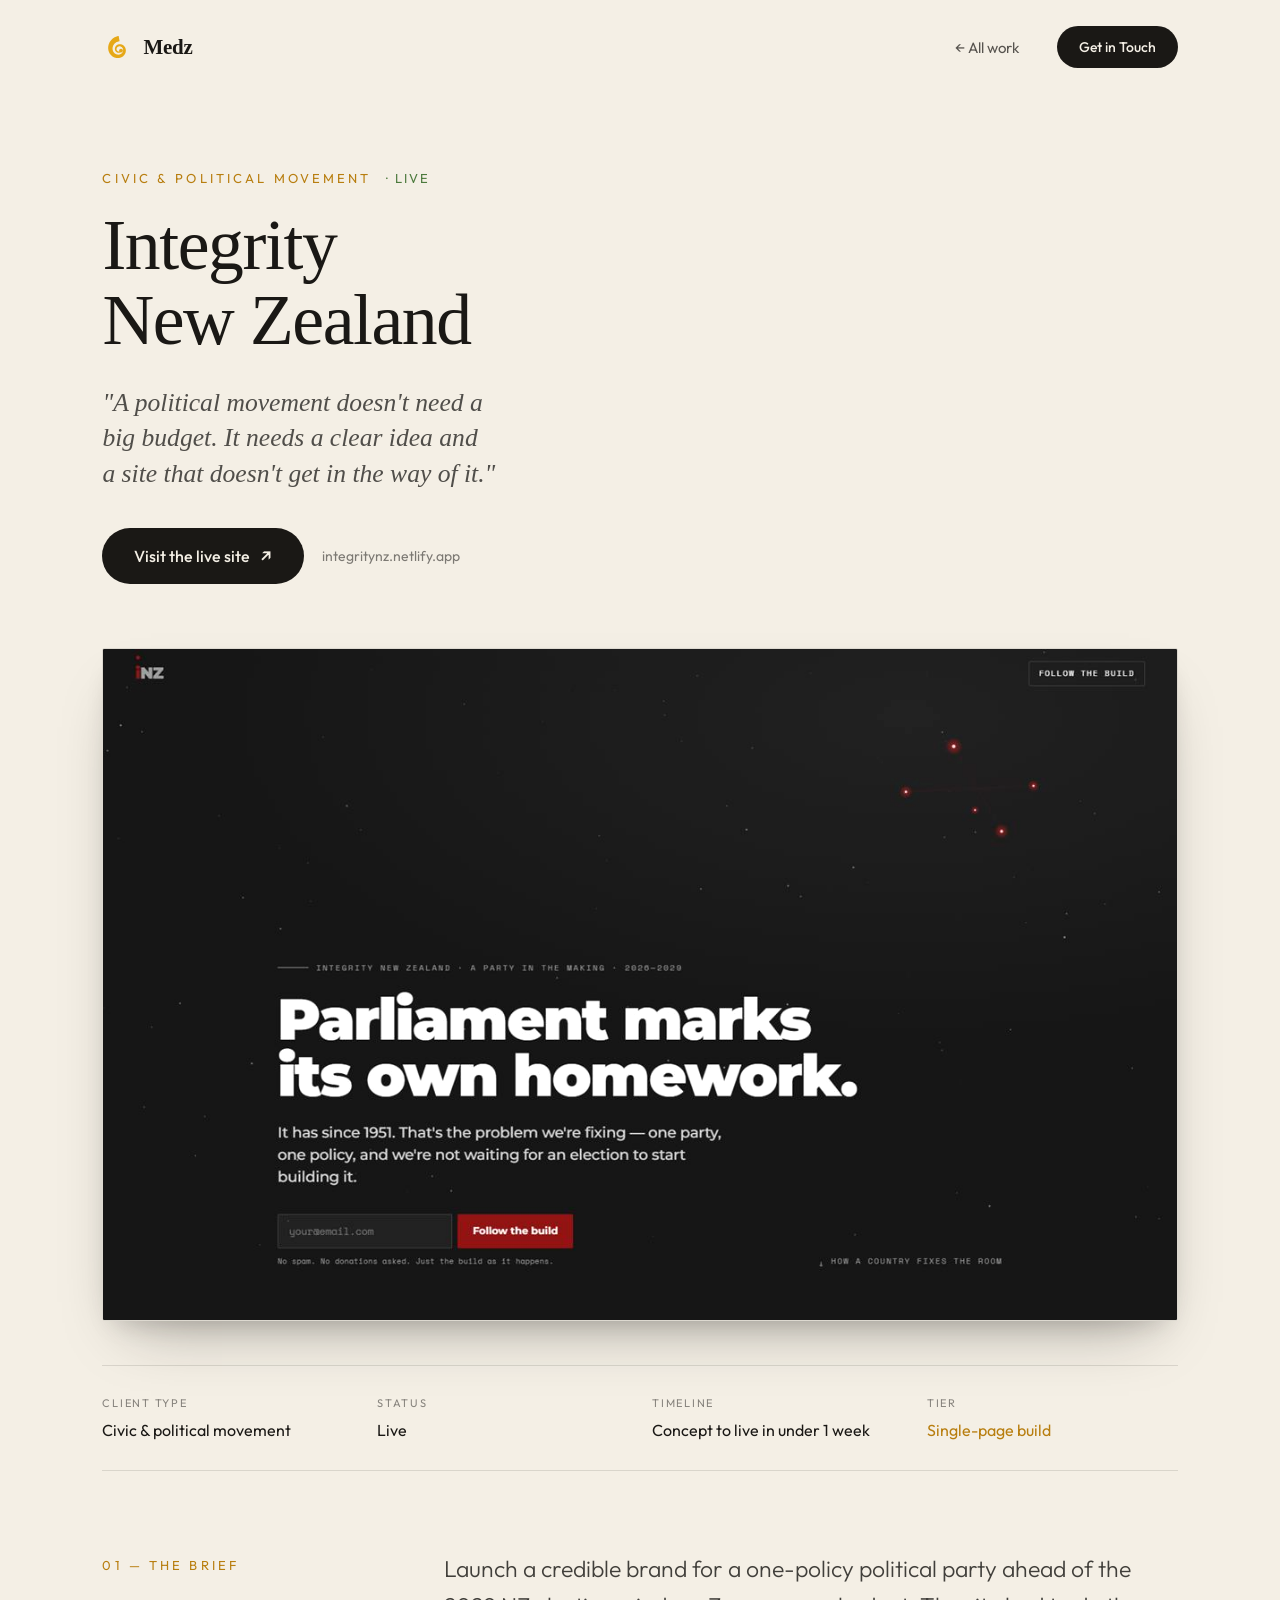
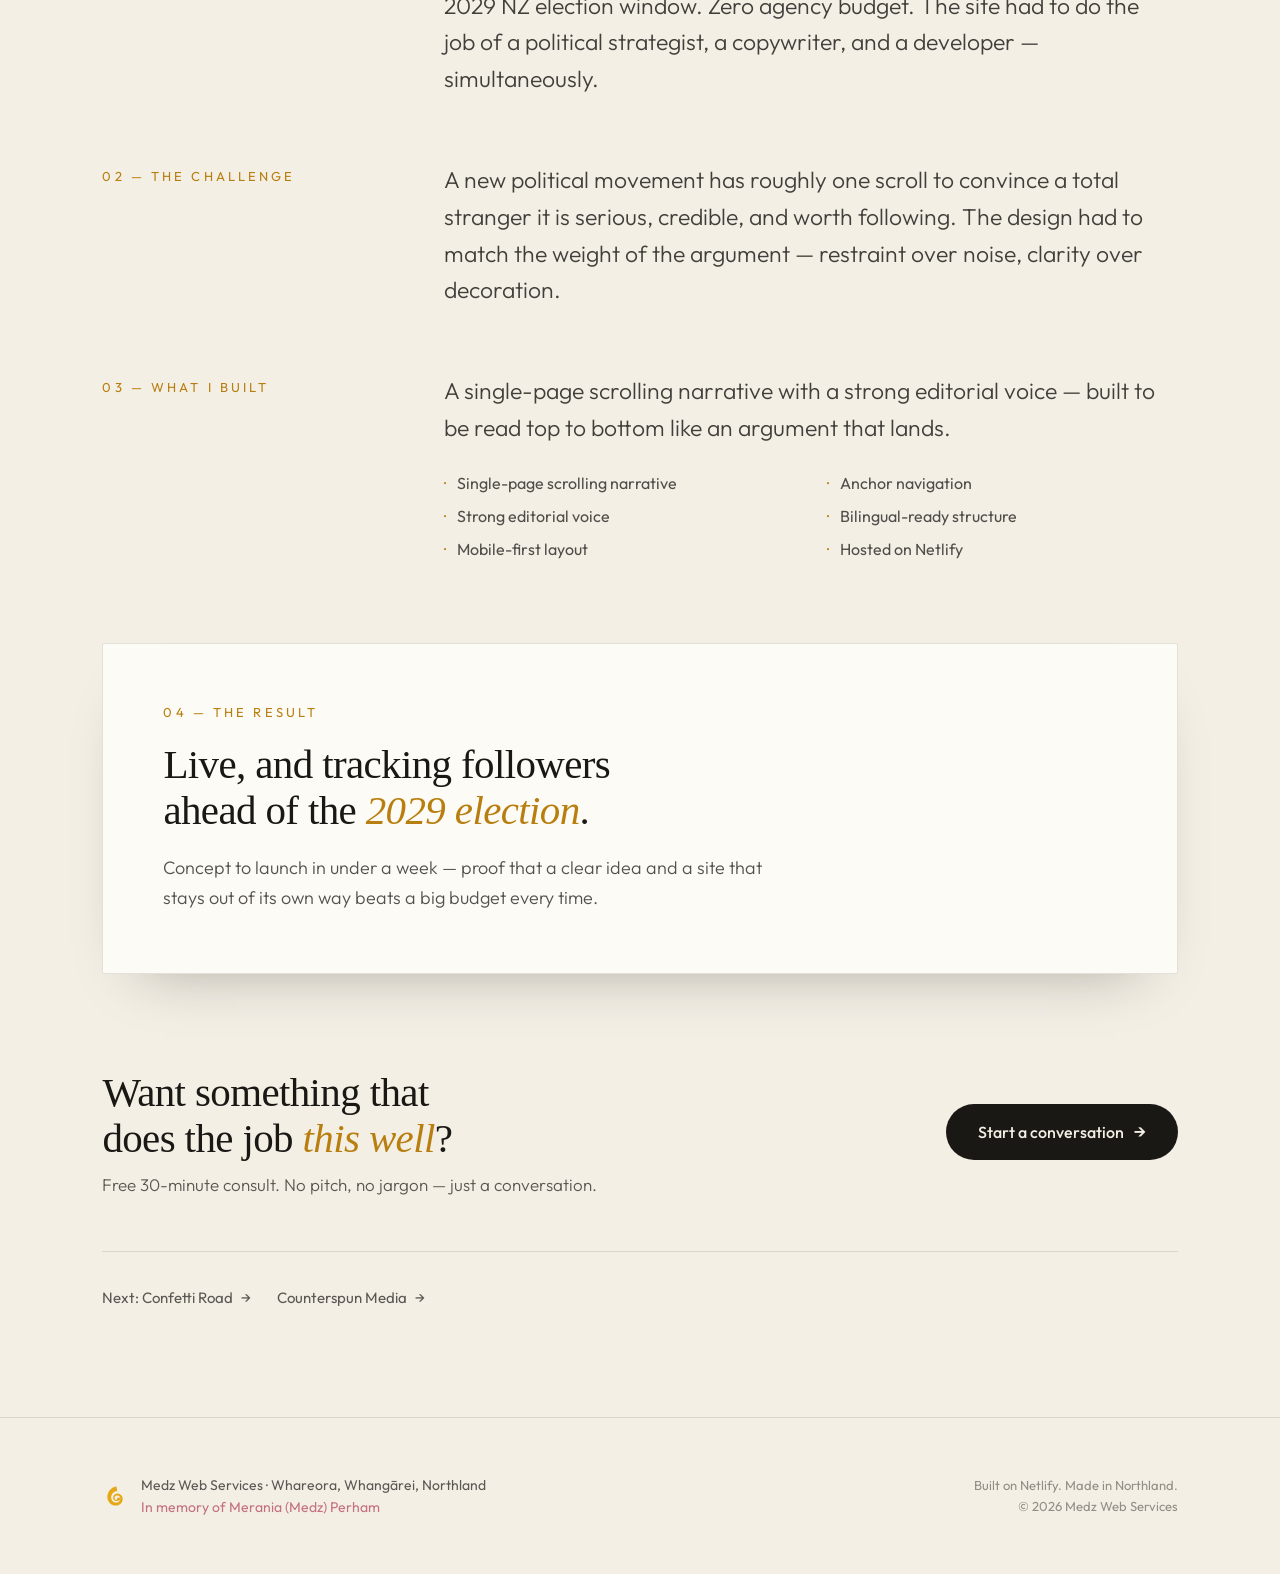
<file: work/integrity-nz.html>
<!DOCTYPE html>
<html lang="en">
<head>
<!-- Google Analytics -->
<script async src="https://www.googletagmanager.com/gtag/js?id=G-QR9EYBRMFS"></script>
<script>
  window.dataLayer = window.dataLayer || [];
  function gtag(){dataLayer.push(arguments);}
  gtag('js', new Date());
  gtag('config', 'G-QR9EYBRMFS');
</script>

<meta charset="utf-8">
<meta name="viewport" content="width=device-width, initial-scale=1">
<script>document.documentElement.className += ' js';</script>

<title>Integrity New Zealand — Case Study | Medz Web Services</title>
<meta name="description" content="How a one-policy political movement got a credible brand and a live site in under a week — on zero agency budget. A Medz Web Services case study.">
<link rel="canonical" href="https://medzwebservices.co.nz/work/integrity-nz">
<meta name="theme-color" content="#F4EFE5">

<meta property="og:title" content="Integrity New Zealand — Case Study | Medz Web Services">
<meta property="og:description" content="A political movement doesn't need a big budget. It needs a clear idea and a site that doesn't get in the way of it.">
<meta property="og:image" content="https://medzwebservices.co.nz/assets/img/work-integrity.jpg">
<meta property="og:url" content="https://medzwebservices.co.nz/work/integrity-nz">
<meta property="og:type" content="article">

<link rel="icon" type="image/svg+xml" href="../assets/logo/medz-favicon.svg">
<link rel="icon" type="image/png" sizes="32x32" href="../assets/logo/favicon-32.png">
<link rel="apple-touch-icon" href="../assets/logo/favicon-180.png">

<link rel="preconnect" href="https://fonts.googleapis.com">
<link rel="preconnect" href="https://fonts.gstatic.com" crossorigin>
<link href="https://api.fontshare.com/v2/css?f[]=sentient@400,500,700&f[]=clash-display@500,600&display=swap" rel="stylesheet">
<link href="https://fonts.googleapis.com/css2?family=Outfit:wght@300;400;500;600&display=swap" rel="stylesheet">

<link rel="stylesheet" href="../assets/ivory.css">
</head>
<body>

<a class="skip-link" href="#main">Skip to content</a>

<!-- NAV -->
<nav class="site-nav" aria-label="Main">
  <a href="../index.html" class="nav-brand">
    <img src="../assets/logo/medz-koru-solo-amber.svg" alt="Medz koru" width="30" height="30">
    <span class="nav-word">Medz</span>
  </a>
  <div class="nav-right">
    <a href="../index.html#work" class="nlink">← All work</a>
    <a href="../index.html#book" class="btn-pill btn-pill--nav">Get in Touch</a>
  </div>
</nav>

<main id="main">

<!-- HERO -->
<header class="case-hero">
  <div class="case-kicker-row">
    <div class="kicker">Civic &amp; political movement</div>
    <span class="case-status case-status--live">· Live</span>
  </div>
  <h1>Integrity New Zealand</h1>
  <p class="case-quote">"A political movement doesn't need a big budget. It needs a clear idea and a site that doesn't get in the way of it."</p>
  <div class="case-cta-row">
    <a href="https://integritynz.netlify.app" target="_blank" rel="noopener" class="btn-pill btn-pill--big">Visit the live site <span class="cta-arrow" aria-hidden="true">↗</span></a>
    <span class="case-url">integritynz.netlify.app</span>
  </div>
</header>

<!-- HERO SHOT -->
<section class="case-shot">
  <div class="img-mask" data-fade>
    <img src="../assets/img/work-integrity.jpg" alt="Integrity New Zealand homepage" width="1200" height="750" decoding="async" style="display:block; width:100%; height:auto;">
  </div>
</section>

<!-- META -->
<section class="case-meta">
  <div class="case-meta-grid">
    <div>
      <div class="case-meta-label">Client type</div>
      <div class="case-meta-value">Civic &amp; political movement</div>
    </div>
    <div>
      <div class="case-meta-label">Status</div>
      <div class="case-meta-value">Live</div>
    </div>
    <div>
      <div class="case-meta-label">Timeline</div>
      <div class="case-meta-value">Concept to live in under 1 week</div>
    </div>
    <div>
      <div class="case-meta-label">Tier</div>
      <div class="case-meta-value case-meta-value--amber">Single-page build</div>
    </div>
  </div>
</section>

<!-- STORY -->
<section class="case-story">
  <div class="g-story">
    <div class="kicker">01 — The brief</div>
    <div class="case-story-text">Launch a credible brand for a one-policy political party ahead of the 2029 NZ election window. Zero agency budget. The site had to do the job of a political strategist, a copywriter, and a developer — simultaneously.</div>
  </div>
  <div class="g-story">
    <div class="kicker">02 — The challenge</div>
    <div class="case-story-text">A new political movement has roughly one scroll to convince a total stranger it is serious, credible, and worth following. The design had to match the weight of the argument — restraint over noise, clarity over decoration.</div>
  </div>
  <div class="g-story">
    <div class="kicker">03 — What I built</div>
    <div>
      <div class="case-story-text">A single-page scrolling narrative with a strong editorial voice — built to be read top to bottom like an argument that lands.</div>
      <ul class="case-list">
        <li><span aria-hidden="true">·</span>Single-page scrolling narrative</li>
        <li><span aria-hidden="true">·</span>Anchor navigation</li>
        <li><span aria-hidden="true">·</span>Strong editorial voice</li>
        <li><span aria-hidden="true">·</span>Bilingual-ready structure</li>
        <li><span aria-hidden="true">·</span>Mobile-first layout</li>
        <li><span aria-hidden="true">·</span>Hosted on Netlify</li>
      </ul>
    </div>
  </div>
</section>

<!-- RESULT -->
<section class="case-result">
  <div class="case-result-card" data-fade>
    <div class="kicker">04 — The result</div>
    <h2>Live, and tracking followers ahead of the <em>2029 election</em>.</h2>
    <p>Concept to launch in under a week — proof that a clear idea and a site that stays out of its own way beats a big budget every time.</p>
  </div>
</section>

<!-- CTA -->
<section class="case-cta">
  <div class="case-cta-band">
    <div>
      <h2>Want something that does the job <em>this well</em>?</h2>
      <p>Free 30-minute consult. No pitch, no jargon — just a conversation.</p>
    </div>
    <a href="../index.html#book" class="btn-pill btn-pill--big">Start a conversation <span class="cta-arrow" aria-hidden="true">→</span></a>
  </div>
  <div class="case-next">
    <a href="confetti-road.html">Next: Confetti Road <span aria-hidden="true">→</span></a>
    <a href="counterspun-media.html">Counterspun Media <span aria-hidden="true">→</span></a>
  </div>
</section>

</main>

<!-- FOOTER -->
<footer class="footer">
  <div class="footer-inner">
    <div class="footer-brand">
      <img src="../assets/logo/medz-koru-solo-amber.svg" alt="Medz" width="26" height="26">
      <div class="footer-id">
        Medz Web Services · Whareora, Whangārei, Northland<br>
        <span class="rose">In memory of Merania (Medz) Perham</span>
      </div>
    </div>
    <div class="footer-note">Built on Netlify. Made in Northland.<br>© 2026 Medz Web Services</div>
  </div>
</footer>

<script src="../assets/ivory.js" defer></script>
</body>
</html>
</file>
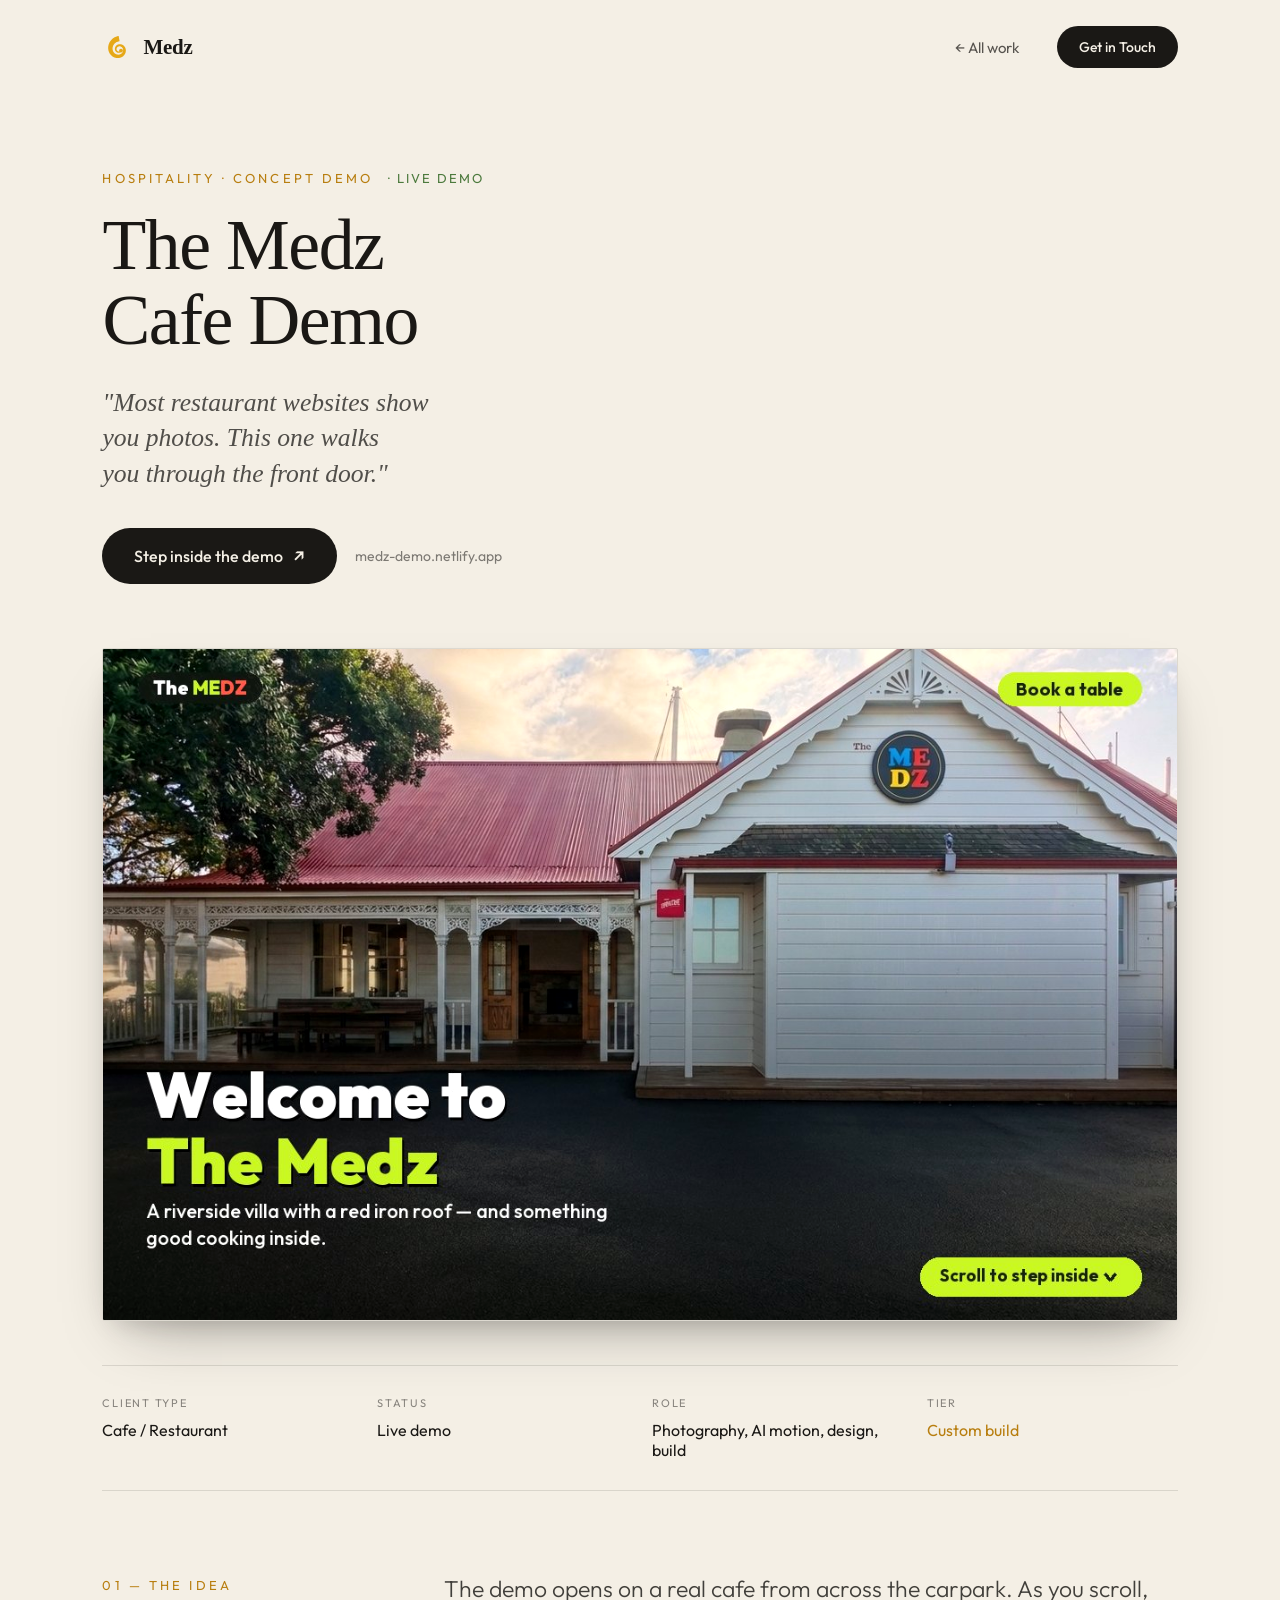
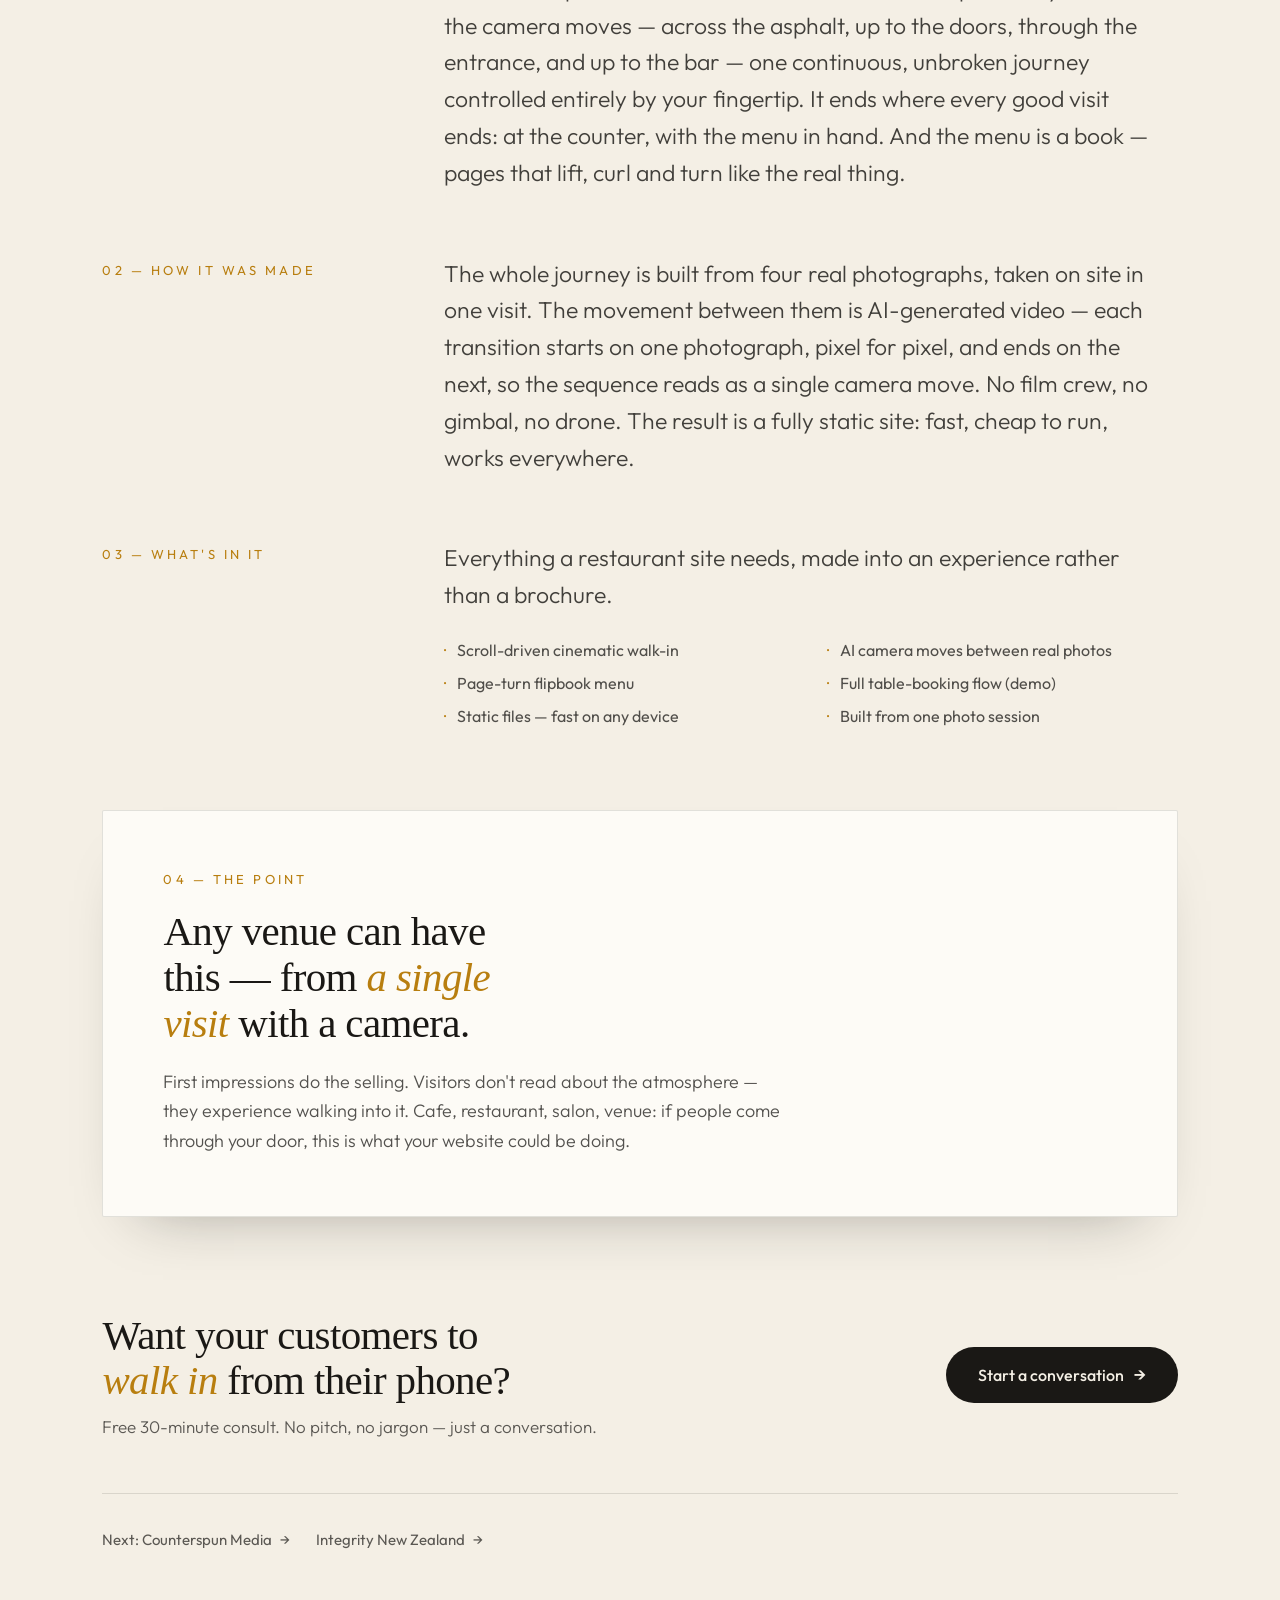
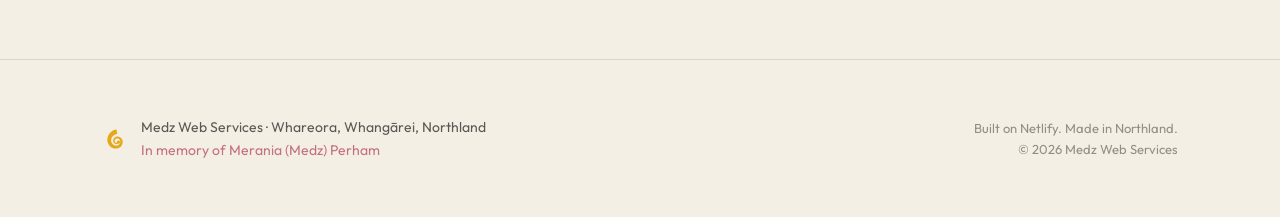
<file: work/the-medz.html>
<!DOCTYPE html>
<html lang="en">
<head>
<!-- Google Analytics -->
<script async src="https://www.googletagmanager.com/gtag/js?id=G-QR9EYBRMFS"></script>
<script>
  window.dataLayer = window.dataLayer || [];
  function gtag(){dataLayer.push(arguments);}
  gtag('js', new Date());
  gtag('config', 'G-QR9EYBRMFS');
</script>

<meta charset="utf-8">
<meta name="viewport" content="width=device-width, initial-scale=1">
<script>document.documentElement.className += ' js';</script>

<title>The Medz Cafe Demo — Case Study | Medz Web Services</title>
<meta name="description" content="A cinematic restaurant demo — scroll through the front door of a real cafe, flip a real menu, book a table. Built from four photos and one visit. A Medz Web Services case study.">
<link rel="canonical" href="https://medzwebservices.co.nz/work/the-medz">
<meta name="theme-color" content="#F4EFE5">

<meta property="og:title" content="The Medz Cafe Demo — Case Study | Medz Web Services">
<meta property="og:description" content="Most restaurant websites show you photos. This one walks you through the front door.">
<meta property="og:image" content="https://medzwebservices.co.nz/assets/img/work-medz-demo.jpg">
<meta property="og:url" content="https://medzwebservices.co.nz/work/the-medz">
<meta property="og:type" content="article">

<link rel="icon" type="image/svg+xml" href="../assets/logo/medz-favicon.svg">
<link rel="icon" type="image/png" sizes="32x32" href="../assets/logo/favicon-32.png">
<link rel="apple-touch-icon" href="../assets/logo/favicon-180.png">

<link rel="preconnect" href="https://fonts.googleapis.com">
<link rel="preconnect" href="https://fonts.gstatic.com" crossorigin>
<link href="https://api.fontshare.com/v2/css?f[]=sentient@400,500,700&f[]=clash-display@500,600&display=swap" rel="stylesheet">
<link href="https://fonts.googleapis.com/css2?family=Outfit:wght@300;400;500;600&display=swap" rel="stylesheet">

<link rel="stylesheet" href="../assets/ivory.css">
</head>
<body>

<a class="skip-link" href="#main">Skip to content</a>

<!-- NAV -->
<nav class="site-nav" aria-label="Main">
  <a href="../index.html" class="nav-brand">
    <img src="../assets/logo/medz-koru-solo-amber.svg" alt="Medz koru" width="30" height="30">
    <span class="nav-word">Medz</span>
  </a>
  <div class="nav-right">
    <a href="../index.html#work" class="nlink">← All work</a>
    <a href="../index.html#book" class="btn-pill btn-pill--nav">Get in Touch</a>
  </div>
</nav>

<main id="main">

<!-- HERO -->
<header class="case-hero">
  <div class="case-kicker-row">
    <div class="kicker">Hospitality · Concept demo</div>
    <span class="case-status case-status--live">· Live demo</span>
  </div>
  <h1>The Medz Cafe Demo</h1>
  <p class="case-quote">"Most restaurant websites show you photos. This one walks you through the front door."</p>
  <div class="case-cta-row">
    <a href="https://medz-demo.netlify.app" target="_blank" rel="noopener" class="btn-pill btn-pill--big">Step inside the demo <span class="cta-arrow" aria-hidden="true">↗</span></a>
    <span class="case-url">medz-demo.netlify.app</span>
  </div>
</header>

<!-- HERO SHOT -->
<section class="case-shot">
  <div class="img-mask" data-fade>
    <img src="../assets/img/work-medz-demo.jpg" alt="The Medz cafe demo — riverside villa exterior" width="1200" height="750" decoding="async" style="display:block; width:100%; height:auto;">
  </div>
</section>

<!-- META -->
<section class="case-meta">
  <div class="case-meta-grid">
    <div>
      <div class="case-meta-label">Client type</div>
      <div class="case-meta-value">Cafe / Restaurant</div>
    </div>
    <div>
      <div class="case-meta-label">Status</div>
      <div class="case-meta-value">Live demo</div>
    </div>
    <div>
      <div class="case-meta-label">Role</div>
      <div class="case-meta-value">Photography, AI motion, design, build</div>
    </div>
    <div>
      <div class="case-meta-label">Tier</div>
      <div class="case-meta-value case-meta-value--amber">Custom build</div>
    </div>
  </div>
</section>

<!-- STORY -->
<section class="case-story">
  <div class="g-story">
    <div class="kicker">01 — The idea</div>
    <div class="case-story-text">The demo opens on a real cafe from across the carpark. As you scroll, the camera moves — across the asphalt, up to the doors, through the entrance, and up to the bar — one continuous, unbroken journey controlled entirely by your fingertip. It ends where every good visit ends: at the counter, with the menu in hand. And the menu is a book — pages that lift, curl and turn like the real thing.</div>
  </div>
  <div class="g-story">
    <div class="kicker">02 — How it was made</div>
    <div class="case-story-text">The whole journey is built from four real photographs, taken on site in one visit. The movement between them is AI-generated video — each transition starts on one photograph, pixel for pixel, and ends on the next, so the sequence reads as a single camera move. No film crew, no gimbal, no drone. The result is a fully static site: fast, cheap to run, works everywhere.</div>
  </div>
  <div class="g-story">
    <div class="kicker">03 — What's in it</div>
    <div>
      <div class="case-story-text">Everything a restaurant site needs, made into an experience rather than a brochure.</div>
      <ul class="case-list">
        <li><span aria-hidden="true">·</span>Scroll-driven cinematic walk-in</li>
        <li><span aria-hidden="true">·</span>AI camera moves between real photos</li>
        <li><span aria-hidden="true">·</span>Page-turn flipbook menu</li>
        <li><span aria-hidden="true">·</span>Full table-booking flow (demo)</li>
        <li><span aria-hidden="true">·</span>Static files — fast on any device</li>
        <li><span aria-hidden="true">·</span>Built from one photo session</li>
      </ul>
    </div>
  </div>
</section>

<!-- RESULT -->
<section class="case-result">
  <div class="case-result-card" data-fade>
    <div class="kicker">04 — The point</div>
    <h2>Any venue can have this — from <em>a single visit</em> with a camera.</h2>
    <p>First impressions do the selling. Visitors don't read about the atmosphere — they experience walking into it. Cafe, restaurant, salon, venue: if people come through your door, this is what your website could be doing.</p>
  </div>
</section>

<!-- CTA -->
<section class="case-cta">
  <div class="case-cta-band">
    <div>
      <h2>Want your customers to <em>walk in</em> from their phone?</h2>
      <p>Free 30-minute consult. No pitch, no jargon — just a conversation.</p>
    </div>
    <a href="../index.html#book" class="btn-pill btn-pill--big">Start a conversation <span class="cta-arrow" aria-hidden="true">→</span></a>
  </div>
  <div class="case-next">
    <a href="counterspun-media.html">Next: Counterspun Media <span aria-hidden="true">→</span></a>
    <a href="integrity-nz.html">Integrity New Zealand <span aria-hidden="true">→</span></a>
  </div>
</section>

</main>

<!-- FOOTER -->
<footer class="footer">
  <div class="footer-inner">
    <div class="footer-brand">
      <img src="../assets/logo/medz-koru-solo-amber.svg" alt="Medz" width="26" height="26">
      <div class="footer-id">
        Medz Web Services · Whareora, Whangārei, Northland<br>
        <span class="rose">In memory of Merania (Medz) Perham</span>
      </div>
    </div>
    <div class="footer-note">Built on Netlify. Made in Northland.<br>© 2026 Medz Web Services</div>
  </div>
</footer>

<script src="../assets/ivory.js" defer></script>
</body>
</html>
</file>
<file: assets/ivory.css>
/* ============================================================
   Medz Web Services — "Ivory" homepage stylesheet
   Recreated from the Claude Design file "Medz Homepage A - Ivory",
   July 2026. Palette: bg #F4EFE5 · ink #1A1815 · amber #B87E0F
   (hover #8F6006) · bright amber #E6A817 (dark section) ·
   rose #C4707F (memorial, light bg) / #FDA4AF (dark section).
   Serif headings: Sentient. Pill buttons, 2px image radius.
   ============================================================ */

/* ---------- base ---------- */
html { scroll-behavior: smooth; scroll-padding-top: 92px; }
body {
  margin: 0; background: #F4EFE5; color: #1A1815;
  font-family: 'Outfit', sans-serif;
  -webkit-font-smoothing: antialiased; text-rendering: optimizeLegibility;
}
::selection { background: #B87E0F; color: #F4EFE5; }
a { color: #B87E0F; }
a:hover { color: #8F6006; }
img { max-width: 100%; }
/* width/height attributes are CLS hints only — layout is CSS-driven
   (without this, the height attribute defeats the aspect-ratio rules) */
.work-shot img, .about-portrait, .memorial-photo { height: auto; }

:focus-visible { outline: 2px solid #B87E0F; outline-offset: 3px; }

.skip-link {
  position: absolute; left: -999px; top: 0; z-index: 100;
  background: #1A1815; color: #F4EFE5; text-decoration: none;
  font-size: 14px; font-weight: 500; padding: 12px 20px;
}
.skip-link:focus { left: 0; }

@media (prefers-reduced-motion: reduce) {
  *, *::before, *::after { animation: none !important; transition: none !important; }
  html { scroll-behavior: auto !important; }
}

.rose { color: #C4707F; }
h1 em, h2 em { font-style: italic; color: #B87E0F; }

.kicker {
  font-size: 13px; letter-spacing: 0.24em; color: #B87E0F;
  text-transform: uppercase; margin-bottom: 22px;
}

/* ---------- fixed nav ---------- */
.site-nav {
  position: fixed; top: 0; left: 0; right: 0; z-index: 50;
  display: flex; align-items: center; justify-content: space-between;
  padding: 26px 8vw;
  background: transparent; border-bottom: 1px solid transparent;
  transition: padding .35s ease, background .35s ease, border-color .35s ease;
}
.site-nav.scrolled {
  padding: 16px 8vw;
  background: rgba(244,239,229,0.85);
  backdrop-filter: blur(14px);
  -webkit-backdrop-filter: blur(14px);
  border-bottom: 1px solid rgba(26,24,21,0.1);
}
.nav-brand { display: flex; align-items: center; gap: 11px; text-decoration: none; }
.nav-brand img { display: block; }
.nav-word {
  font-family: 'Sentient', serif; font-weight: 700; font-size: 21px;
  color: #1A1815; letter-spacing: -0.01em;
}
.nav-right { display: flex; align-items: center; gap: 38px; }
.nav-links { display: flex; align-items: center; gap: 38px; }
.nlink {
  font-size: 15px; color: rgba(26,24,21,0.72); text-decoration: none;
  transition: color .2s;
}
.nlink:hover { color: #1A1815; }

/* pill buttons */
.btn-pill {
  display: inline-flex; align-items: center; gap: 10px;
  font-weight: 500; color: #F4EFE5; background: #1A1815;
  border-radius: 99px; text-decoration: none;
  transition: background .25s, transform .25s, box-shadow .25s;
}
.btn-pill:hover {
  background: #B87E0F; color: #F4EFE5;
  transform: translateY(-2px);
  box-shadow: 0 14px 30px -14px rgba(26,24,21,0.5);
}
.btn-pill--nav { font-size: 14px; padding: 12px 22px; }
.btn-pill--big { font-size: 16px; padding: 18px 32px; }
.cta-arrow { font-size: 18px; line-height: 1; }

/* hamburger — hidden on desktop */
.nav-toggle { display: none; }
.mobile-only { display: none; }

/* ---------- hero ---------- */
.hero {
  position: relative; min-height: 92vh;
  display: flex; flex-direction: column; justify-content: center;
  padding: 170px 8vw 100px; box-sizing: border-box;
  overflow: hidden;
}
.hero-bg { position: absolute; inset: 0; z-index: 0; pointer-events: none; }
.hero-bg img {
  position: absolute; left: 0; top: -15%; width: 100%; height: 130%;
  object-fit: cover; object-position: 50% 38%; opacity: 0.32;
  will-change: transform;
}
.hero-bg::after {
  content: ''; position: absolute; inset: 0;
  background: linear-gradient(180deg,
    rgba(244,239,229,0.08) 0%,
    rgba(244,239,229,0.02) 55%,
    rgba(244,239,229,0.4) 90%,
    #F4EFE5 100%);
}
.hero-inner { position: relative; z-index: 1; max-width: 1200px; }
.hero-rule { z-index: 1; }
.hero-eyebrow { display: flex; align-items: center; gap: 12px; margin-bottom: 34px; }
.eyebrow-rule { width: 34px; height: 1px; background: #B87E0F; }
.eyebrow-text {
  font-size: 13px; letter-spacing: 0.26em; color: #B87E0F; text-transform: uppercase;
}
.hero h1 {
  font-family: 'Sentient', serif; font-weight: 400;
  font-size: clamp(46px, 6.8vw, 100px); line-height: 1.04; letter-spacing: -0.02em;
  margin: 0; color: #1A1815; max-width: 16ch; text-wrap: balance;
}
.hero-foot {
  display: flex; align-items: flex-end; justify-content: space-between;
  gap: 40px; flex-wrap: wrap; margin-top: 52px; max-width: 1100px;
}
.hero-tagline {
  font-weight: 300; font-size: clamp(17px, 1.5vw, 21px); line-height: 1.55;
  color: rgba(26,24,21,0.7); margin: 0; max-width: 42ch;
}
.tagline-accent { color: #B87E0F; font-weight: 500; }
.hero-cta { display: flex; align-items: center; gap: 20px; flex-wrap: wrap; }
.cta-note { font-size: 14px; color: rgba(26,24,21,0.5); }
.hero-rule {
  position: absolute; left: 8vw; right: 8vw; bottom: 0; height: 1px;
  background: rgba(26,24,21,0.14);
}

/* ---------- shared section shells ---------- */
.section { padding: 110px 8vw; max-width: 1400px; margin: 0 auto; box-sizing: border-box; }
.section--work { padding: 90px 8vw 110px; border-top: 1px solid rgba(26,24,21,0.12); }

.sec-head { margin-bottom: 56px; }
.sec-head--tight { margin-bottom: 14px; }
.sec-head h2 {
  font-family: 'Sentient', serif; font-weight: 400;
  font-size: clamp(30px, 3.6vw, 50px); line-height: 1.1; letter-spacing: -0.015em;
  margin: 0; max-width: 22ch; text-wrap: balance;
}
.sec-sub {
  font-weight: 300; font-size: 18px; color: rgba(244,239,229,0.62); margin: 12px 0 0;
}

/* ---------- about ---------- */
.g-about { display: grid; grid-template-columns: 0.85fr 1fr; gap: 80px; align-items: start; }

/* about photos: crisp framed edges with a soft layered shadow
   (the prototype's radial fade masks are gone — Robert wants pop) */
.img-mask {
  overflow: hidden; border-radius: 2px;
  border: 1px solid rgba(26,24,21,0.1);
  box-shadow:
    0 30px 60px -28px rgba(26,24,21,0.38),
    0 12px 26px -14px rgba(26,24,21,0.22);
  transition: box-shadow .45s cubic-bezier(.2,.7,.2,1), transform .45s cubic-bezier(.2,.7,.2,1);
}
.img-mask:hover {
  transform: translateY(-4px);
  box-shadow:
    0 40px 75px -30px rgba(26,24,21,0.45),
    0 16px 32px -14px rgba(26,24,21,0.25);
}
.img-mask img { filter: saturate(1.08) contrast(1.05); }
.about-portrait {
  width: 100%; display: block; aspect-ratio: 4/4.4;
  object-fit: cover; object-position: 50% 28%;
}
.img-caption {
  margin-top: 16px; font-size: 13px; letter-spacing: 0.12em;
  color: rgba(26,24,21,0.5); text-transform: uppercase;
}
.memorial { margin-top: 40px; }
.memorial-label {
  display: flex; align-items: center; gap: 11px; margin-bottom: 15px;
  font-size: 12px; letter-spacing: 0.22em; color: #C4707F; text-transform: uppercase;
}
.memorial-rule { width: 24px; height: 1px; background: #C4707F; }
.memorial-photo {
  width: 100%; display: block; aspect-ratio: 16/10;
  object-fit: cover; object-position: 50% 34%;
}
.memorial-caption {
  margin-top: 14px; font-weight: 300; font-size: 14px; line-height: 1.55;
  color: rgba(26,24,21,0.62);
}
.about-title {
  font-family: 'Sentient', serif; font-weight: 400;
  font-size: clamp(30px, 3.6vw, 50px); line-height: 1.1; letter-spacing: -0.015em;
  margin: 0 0 34px; max-width: 18ch; text-wrap: balance;
}
.about-copy {
  font-weight: 300; font-size: 17px; line-height: 1.75; color: rgba(26,24,21,0.8);
  display: flex; flex-direction: column; gap: 20px; max-width: 58ch;
}
.about-copy p { margin: 0; }

/* ---------- work ---------- */
.work-grid { display: grid; grid-template-columns: repeat(2, 1fr); gap: 32px; }
.work-card { display: block; text-decoration: none; color: inherit; }
.work-shot {
  overflow: hidden; border-radius: 2px;
  box-shadow: 0 14px 30px -20px rgba(26,24,21,0.35);
  transition: box-shadow .45s cubic-bezier(.2,.7,.2,1), transform .45s cubic-bezier(.2,.7,.2,1);
}
.work-card:hover .work-shot { transform: translateY(-6px); }
.work-card:hover .work-shot {
  box-shadow: 0 30px 55px -22px rgba(26,24,21,0.45), 0 8px 20px -12px rgba(184,126,15,0.25);
}
.work-shot img {
  display: block; width: 100%; aspect-ratio: 16/10; object-fit: cover;
  filter: saturate(1.06) contrast(1.03);
  transition: transform .5s cubic-bezier(.2,.7,.2,1), filter .5s;
}
.work-card:hover .work-shot img { transform: scale(1.035); filter: saturate(1.14) contrast(1.05); }
.work-arrow { display: inline-block; transition: transform .3s cubic-bezier(.2,.7,.2,1); }
.work-card:hover .work-arrow { transform: translateX(5px); }
.work-body { padding: 22px 0 0; }
.work-cat {
  font-size: 12px; letter-spacing: 0.14em; color: rgba(26,24,21,0.55);
  text-transform: uppercase; margin-bottom: 12px;
}
.work-blurb {
  font-family: 'Sentient', serif; font-weight: 500; font-size: 19px;
  line-height: 1.38; margin: 0 0 14px; color: #1A1815;
}
.work-link {
  font-size: 14px; color: #B87E0F;
  display: inline-flex; align-items: center; gap: 7px;
}
.work-link--muted { color: rgba(26,24,21,0.5); }

/* ---------- services (dark section) ---------- */
.section--dark { padding: 100px 8vw 110px; background: #1A1815; color: #F4EFE5; }
.dark-inner { max-width: 1400px; margin: 0 auto; }
.kicker--dark { color: #E6A817; }
.section--dark h2 { color: #F4EFE5; margin-bottom: 12px; }
.section--dark h2 em { color: #E6A817; }

.pricing-grid {
  display: grid; grid-template-columns: repeat(3, 1fr); gap: 26px; align-items: start;
}
.plan {
  border: 1px solid rgba(244,239,229,0.16); border-radius: 2px;
  padding: 40px 34px; display: flex; flex-direction: column; gap: 22px;
  min-height: 520px; box-sizing: border-box;
  box-shadow: 0 18px 40px -30px rgba(0,0,0,0.55);
  transition: transform .45s cubic-bezier(.2,.7,.2,1), box-shadow .45s cubic-bezier(.2,.7,.2,1), border-color .3s;
}
.plan:hover {
  transform: translateY(-6px);
  border-color: rgba(244,239,229,0.3);
  box-shadow: 0 34px 65px -30px rgba(0,0,0,0.7);
}
.plan--featured {
  position: relative; border-color: #E6A817; background: rgba(230,168,23,0.06);
  box-shadow: 0 24px 60px -30px rgba(230,168,23,0.3);
}
.plan--featured:hover {
  border-color: #E6A817;
  box-shadow: 0 38px 80px -32px rgba(230,168,23,0.45);
}
.plan-chip {
  position: absolute; top: -12px; left: 34px;
  background: #E6A817; color: #1A1815; font-weight: 600; font-size: 11px;
  letter-spacing: 0.12em; text-transform: uppercase; padding: 6px 12px;
}
.plan-name {
  font-size: 13px; letter-spacing: 0.2em; text-transform: uppercase;
  color: rgba(244,239,229,0.65);
}
.plan-price {
  font-family: 'Sentient', serif; font-weight: 400; font-size: 52px;
  color: #E6A817; margin-top: 12px;
}
.plan-price--custom { font-size: 42px; color: #F4EFE5; }
.plan-retainer {
  font-family: 'Outfit', sans-serif; font-weight: 400; font-size: 14px;
  color: rgba(244,239,229,0.55); margin-top: 4px; letter-spacing: 0.01em;
}
.plan-retainer strong { color: rgba(244,239,229,0.8); font-weight: 500; }
.plan-blurb {
  font-style: italic; font-weight: 300; font-size: 15px;
  color: rgba(244,239,229,0.6); margin: 12px 0 0; line-height: 1.5;
}
.plan-rule { height: 1px; background: rgba(244,239,229,0.14); }
.plan-rule--amber { background: rgba(230,168,23,0.3); }
.plan-list {
  list-style: none; margin: 0; padding: 0;
  display: flex; flex-direction: column; gap: 13px;
  font-size: 15px; color: rgba(244,239,229,0.85);
}
.plan-list li { display: flex; gap: 11px; }
.plan-list li > span { color: #E6A817; }
.plan-body { font-size: 15px; color: rgba(244,239,229,0.85); line-height: 1.6; margin: 0; }
.plan-foot {
  margin-top: auto; font-size: 13px; color: rgba(244,239,229,0.5); line-height: 1.5;
}
.plan-foot--rose {
  padding-top: 18px; border-top: 1px solid rgba(230,168,23,0.3);
  font-size: 13.5px; color: #FDA4AF;
}
.plan-link {
  margin-top: auto; font-size: 14px; color: #E6A817; text-decoration: none;
  display: inline-flex; align-items: center; gap: 7px;
}
.pricing-note {
  text-align: center; margin-top: 46px; font-size: 17px; color: rgba(244,239,229,0.7);
}
.pricing-note a { color: #E6A817; text-decoration: none; }

.pay-monthly {
  margin: 34px auto 0; max-width: 1080px;
  display: grid; grid-template-columns: minmax(0, 1fr) 390px; gap: 34px;
  padding: clamp(28px, 4vw, 46px);
  border: 1px solid rgba(230,168,23,0.28); border-radius: 2px;
  background:
    radial-gradient(circle at 12% 10%, rgba(230,168,23,0.14), transparent 42%),
    rgba(244,239,229,0.045);
  box-shadow: 0 32px 80px -54px rgba(230,168,23,0.55), 0 18px 50px -34px rgba(0,0,0,0.8);
}
.pay-monthly-kicker {
  font-size: 12px; letter-spacing: 0.18em; text-transform: uppercase;
  color: #E6A817; margin-bottom: 12px;
}
.pay-monthly h3 {
  font-family: 'Sentient', serif; font-size: clamp(28px, 3vw, 42px);
  line-height: 1.06; font-weight: 400; margin: 0 0 14px; color: #F4EFE5;
}
.pay-monthly p {
  margin: 0; color: rgba(244,239,229,0.72); line-height: 1.65; font-size: 16px;
}
.pay-monthly-options {
  display: grid; gap: 12px; align-content: center;
}
.pay-monthly-options div {
  padding: 16px 18px; border: 1px solid rgba(244,239,229,0.14);
  background: rgba(26,24,21,0.32); box-shadow: inset 0 1px 0 rgba(244,239,229,0.04);
}
.pay-monthly-options strong {
  display: block; font-weight: 500; color: #F4EFE5; margin-bottom: 6px;
}
.pay-monthly-options span {
  display: block; color: #E6A817; font-size: 15px;
}
.pay-monthly-small {
  grid-column: 1 / -1; padding-top: 18px; border-top: 1px solid rgba(244,239,229,0.1);
  font-size: 13.5px !important; color: rgba(244,239,229,0.58) !important;
}
/* ---------- testimonials ---------- */
.t-note {
  font-size: 14px; color: rgba(26,24,21,0.45); margin: 0 0 48px; font-style: italic;
}
.t-grid { display: grid; grid-template-columns: repeat(3, 1fr); gap: 40px; }
.t-col {
  border-top: 1px solid rgba(26,24,21,0.2); padding-top: 26px;
  display: flex; flex-direction: column; gap: 18px;
}
.t-label {
  font-size: 12px; letter-spacing: 0.14em; color: rgba(26,24,21,0.5);
  text-transform: uppercase;
}
.t-quote {
  font-family: 'Sentient', serif; font-weight: 400; font-size: 19px;
  line-height: 1.45; margin: 0; color: #1A1815;
}
.t-attr { font-size: 13px; color: rgba(26,24,21,0.55); }

/* ---------- book a consult ---------- */
.section--book { padding: 100px 8vw 110px; border-top: 1px solid rgba(26,24,21,0.12); }
.g-book {
  max-width: 1100px; margin: 0 auto;
  display: grid; grid-template-columns: 1fr 1fr; gap: 64px; align-items: center;
}
.book-title {
  font-family: 'Sentient', serif; font-weight: 400;
  font-size: clamp(32px, 3.8vw, 54px); line-height: 1.08; letter-spacing: -0.015em;
  margin: 0 0 26px; text-wrap: balance;
}
.book-lead {
  font-weight: 300; font-size: 18px; line-height: 1.65;
  color: rgba(26,24,21,0.75); margin: 0 0 28px; max-width: 42ch;
}
.contact-lines {
  display: flex; flex-direction: column; gap: 10px;
  font-size: 15px; color: rgba(26,24,21,0.7);
}
.contact-lines > div { display: flex; align-items: center; gap: 11px; }
.contact-lines a { color: #B87E0F; text-decoration: none; }
.dot { width: 6px; height: 6px; border-radius: 50%; background: #C4707F; flex: none; }
.cal-box {
  background: #FDFBF6; border: 1px solid rgba(26,24,21,0.14); border-radius: 2px;
  overflow: hidden; box-shadow: 0 30px 60px -40px rgba(26,24,21,0.4);
}

/* enquiry form (Netlify) inside the contact card */
.contact-card { padding: 38px 34px; }
.enquiry-form { display: flex; flex-direction: column; gap: 18px; }
.hidden-field { position: absolute; left: -9999px; margin: 0; }
.form-row { display: flex; flex-direction: column; gap: 8px; }
.form-row label {
  font-size: 12px; letter-spacing: 0.14em; text-transform: uppercase;
  color: rgba(26,24,21,0.55);
}
.form-row .opt { text-transform: none; letter-spacing: 0.02em; color: rgba(26,24,21,0.4); }
.form-row input, .form-row textarea {
  width: 100%; box-sizing: border-box;
  font-family: 'Outfit', sans-serif; font-size: 15px; color: #1A1815;
  background: #FFFFFF; border: 1px solid rgba(26,24,21,0.18); border-radius: 2px;
  padding: 12px 14px;
  transition: border-color .2s, box-shadow .2s;
}
.form-row textarea { resize: vertical; min-height: 110px; line-height: 1.5; }
.form-row input:focus, .form-row textarea:focus {
  outline: none; border-color: #B87E0F;
  box-shadow: 0 0 0 3px rgba(184,126,15,0.14);
}
.btn-submit {
  border: 0; cursor: pointer; font-family: 'Outfit', sans-serif;
  font-size: 15px; padding: 16px 28px; margin-top: 4px;
  align-self: flex-start;
}

/* ---------- footer ---------- */
.footer { padding: 56px 8vw; border-top: 1px solid rgba(26,24,21,0.12); }
.footer-inner {
  max-width: 1400px; margin: 0 auto;
  display: flex; align-items: center; justify-content: space-between;
  gap: 30px; flex-wrap: wrap;
}
.footer-brand { display: flex; align-items: center; gap: 13px; }
.footer-id { font-size: 14px; color: rgba(26,24,21,0.7); line-height: 1.6; }
.footer-note {
  font-size: 13px; color: rgba(26,24,21,0.45); text-align: right; line-height: 1.6;
}

/* ============================================================
   Responsive — grids collapse ~900px, nav collapses ~760px
   ============================================================ */
@media (max-width: 980px) {
  .work-grid { grid-template-columns: repeat(2, 1fr); }
}
@media (max-width: 900px) {
  .g-about { grid-template-columns: 1fr; gap: 56px; }
  .pricing-grid { grid-template-columns: 1fr; max-width: 540px; margin: 0 auto; }
  .plan { min-height: 0; }
  .t-grid { grid-template-columns: 1fr; }
  .g-book { grid-template-columns: 1fr; gap: 48px; }
}
@media (max-width: 700px) {
  .work-grid { grid-template-columns: 1fr; }
}

@media (max-width: 760px) {
  body { overflow-x: clip; }
  .site-nav { padding: 14px 5vw; }
  .site-nav.scrolled { padding: 12px 5vw; }
  .nav-right { gap: 10px; }
  .btn-pill--nav { font-size: 13px; padding: 10px 18px; }

  .nav-links {
    display: none; position: absolute; top: 100%; left: 0; right: 0;
    flex-direction: column; align-items: stretch; gap: 0;
    background: rgba(244,239,229,0.97); border-bottom: 1px solid rgba(26,24,21,0.1);
    padding: 8px 6vw 18px;
  }
  .nav-links.open { display: flex; }
  .nav-links .nlink {
    padding: 16px 0; font-size: 17px;
    border-bottom: 1px solid rgba(26,24,21,0.08);
  }
  .nav-toggle {
    display: inline-flex; flex-direction: column; justify-content: center; align-items: center;
    gap: 5px; width: 44px; height: 44px;
    background: none; border: none; cursor: pointer; padding: 0;
  }
  .nav-toggle span {
    display: block; width: 22px; height: 2px; background: #1A1815;
    transition: transform .25s, opacity .25s;
  }
  .nav-toggle[aria-expanded="true"] span:nth-child(1) { transform: translateY(7px) rotate(45deg); }
  .nav-toggle[aria-expanded="true"] span:nth-child(2) { opacity: 0; }
  .nav-toggle[aria-expanded="true"] span:nth-child(3) { transform: translateY(-7px) rotate(-45deg); }
  .nav-links .mobile-only { display: block; color: #B87E0F; }

  .hero { padding: 150px 5vw 70px; }
  .hero-rule { left: 5vw; right: 5vw; }
  .section, .section--work, .section--dark, .section--book { padding-left: 5vw; padding-right: 5vw; }
  .section { padding-top: 80px; padding-bottom: 80px; }
  .footer { padding: 44px 5vw; }
  .hero h1 { font-size: clamp(34px, 10vw, 46px); }
  .footer-inner { flex-direction: column; align-items: flex-start; }
  .footer-note { text-align: left; }
}

@media (max-width: 430px) {
  /* not enough room for the standalone CTA next to the hamburger —
     "Get in Touch" lives inside the menu panel instead (.mobile-only) */
  .nav-right > .btn-pill--nav { display: none; }
  .contact-card { padding: 28px 20px; }
}

/* ============================================================
   Case-study pages (work/*.html) — same Ivory system
   ============================================================ */
.case-hero { padding: 170px 8vw 64px; max-width: 1400px; margin: 0 auto; box-sizing: border-box; }
.case-kicker-row {
  display: flex; align-items: center; gap: 14px; flex-wrap: wrap; margin-bottom: 22px;
  font-size: 13px; letter-spacing: 0.24em; text-transform: uppercase;
}
.case-kicker-row .kicker { margin-bottom: 0; }
.case-status { color: rgba(26,24,21,0.5); letter-spacing: 0.16em; }
.case-status--live { color: #4C7A3D; }
.case-hero h1 {
  font-family: 'Sentient', serif; font-weight: 400;
  font-size: clamp(42px, 5.6vw, 84px); line-height: 1.05; letter-spacing: -0.02em;
  margin: 0; color: #1A1815; max-width: 16ch; text-wrap: balance;
}
.case-quote {
  font-family: 'Sentient', serif; font-weight: 400; font-style: italic;
  font-size: clamp(19px, 2vw, 26px); line-height: 1.4; color: rgba(26,24,21,0.75);
  margin: 26px 0 0; max-width: 34ch; text-wrap: balance;
}
.case-cta-row { display: flex; align-items: center; gap: 18px; flex-wrap: wrap; margin-top: 36px; }
.case-url { font-size: 14px; color: rgba(26,24,21,0.55); }
.case-shot { padding: 0 8vw; max-width: 1400px; margin: 0 auto; box-sizing: border-box; }
.case-meta {
  padding: 44px 8vw 0; max-width: 1400px; margin: 0 auto; box-sizing: border-box;
}
.case-meta-grid {
  display: grid; grid-template-columns: repeat(4, 1fr); gap: 24px;
  padding: 30px 0; border-top: 1px solid rgba(26,24,21,0.12); border-bottom: 1px solid rgba(26,24,21,0.12);
}
.case-meta-label {
  font-size: 11px; letter-spacing: 0.16em; text-transform: uppercase;
  color: rgba(26,24,21,0.5); margin-bottom: 10px;
}
.case-meta-value { font-size: 16px; color: #1A1815; }
.case-meta-value--amber { color: #B87E0F; }
.case-story {
  padding: 80px 8vw 0; max-width: 1400px; margin: 0 auto; box-sizing: border-box;
  display: flex; flex-direction: column; gap: 64px;
}
.g-story { display: grid; grid-template-columns: 0.4fr 1fr; gap: 48px; align-items: start; }
.case-story .kicker { padding-top: 6px; margin-bottom: 0; }
.case-story-text {
  font-weight: 300; font-size: clamp(18px, 1.9vw, 23px); line-height: 1.6;
  color: rgba(26,24,21,0.82); max-width: 48ch;
}
.case-list {
  list-style: none; margin: 26px 0 0; padding: 0;
  display: grid; grid-template-columns: 1fr 1fr; gap: 13px 32px;
  font-size: 16px; color: rgba(26,24,21,0.75);
}
.case-list li { display: flex; gap: 11px; }
.case-list li > span { color: #B87E0F; }
.case-result { padding: 84px 8vw 0; max-width: 1400px; margin: 0 auto; box-sizing: border-box; }
.case-result-card {
  background: #FDFBF6; border: 1px solid rgba(26,24,21,0.12); border-radius: 2px;
  padding: clamp(36px, 5vw, 60px);
  box-shadow: 0 30px 60px -40px rgba(26,24,21,0.4);
}
.case-result-card h2 {
  font-family: 'Sentient', serif; font-weight: 400;
  font-size: clamp(26px, 3.2vw, 44px); line-height: 1.12; letter-spacing: -0.015em;
  margin: 0; max-width: 22ch; text-wrap: balance;
}
.case-result-card p {
  font-weight: 300; font-size: 18px; line-height: 1.65;
  color: rgba(26,24,21,0.75); margin: 20px 0 0; max-width: 52ch;
}
.case-cta {
  padding: 96px 8vw 110px; max-width: 1400px; margin: 0 auto; box-sizing: border-box;
}
.case-cta-band {
  display: flex; align-items: center; justify-content: space-between;
  gap: 40px; flex-wrap: wrap; padding-bottom: 56px;
  border-bottom: 1px solid rgba(26,24,21,0.12);
}
.case-cta-band h2 {
  font-family: 'Sentient', serif; font-weight: 400;
  font-size: clamp(26px, 3.2vw, 42px); line-height: 1.12; letter-spacing: -0.015em;
  margin: 0 0 12px; max-width: 20ch; text-wrap: balance;
}
.case-cta-band p { font-weight: 300; font-size: 17px; color: rgba(26,24,21,0.7); margin: 0; }
.case-next { display: flex; gap: 26px; margin-top: 36px; flex-wrap: wrap; }
.case-next a {
  font-size: 15px; color: rgba(26,24,21,0.7); text-decoration: none;
  display: inline-flex; align-items: center; gap: 8px; transition: color .2s;
}
.case-next a:hover { color: #B87E0F; }

@media (max-width: 900px) {
  .case-meta-grid { grid-template-columns: 1fr 1fr; }
  .g-story { grid-template-columns: 1fr; gap: 16px; }
  .case-list { grid-template-columns: 1fr; }
}
@media (max-width: 760px) {
  .case-hero { padding: 140px 5vw 48px; }
  .case-shot, .case-meta, .case-story, .case-result, .case-cta { padding-left: 5vw; padding-right: 5vw; }
}

.form-privacy {
  margin: 14px 0 0; font-size: 13px; line-height: 1.55;
  color: rgba(26,24,21,0.55);
}
.form-privacy a { color: #B87E0F; text-decoration: none; }
.form-privacy a:hover { color: #8F6006; }
.pricing-note span {
  display: inline-block; margin-top: 8px; font-size: 13px;
  color: rgba(244,239,229,0.56);
}
.footer-note a { color: rgba(26,24,21,0.62); text-decoration: none; }
.footer-note a:hover { color: #B87E0F; }
.legal-main {
  padding: 150px 8vw 90px; max-width: 980px; margin: 0 auto;
  color: #1A1815;
}
.legal-kicker {
  font-size: 12px; letter-spacing: 0.22em; text-transform: uppercase;
  color: #B87E0F; margin-bottom: 18px;
}
.legal-main h1 {
  font-family: 'Sentient', serif; font-weight: 400;
  font-size: clamp(40px, 6vw, 72px); line-height: 1.04;
  letter-spacing: -0.02em; margin: 0 0 20px; max-width: 12ch;
}
.legal-updated { color: rgba(26,24,21,0.55); margin: 0 0 46px; }
.legal-body {
  background: #FDFBF6; border: 1px solid rgba(26,24,21,0.1); border-radius: 2px;
  padding: clamp(28px, 5vw, 56px);
  box-shadow: 0 34px 70px -52px rgba(26,24,21,0.42);
}
.legal-body h2 {
  font-family: 'Sentient', serif; font-weight: 400;
  font-size: clamp(24px, 2.6vw, 34px); line-height: 1.15;
  margin: 44px 0 14px; color: #1A1815;
}
.legal-body h2:first-child { margin-top: 0; }
.legal-body p, .legal-body li {
  font-size: 16px; line-height: 1.75; color: rgba(26,24,21,0.76);
}
.legal-body ul, .legal-body ol { padding-left: 22px; }
.legal-body a { color: #B87E0F; text-decoration: none; }
.legal-note {
  padding: 18px 20px; border-left: 3px solid #B87E0F;
  background: rgba(184,126,15,0.08); color: rgba(26,24,21,0.72);
}

/* ============================================================
   Motion layer — soft entrances, magnetic headings, parallax.
   Hidden states are gated on the .js root class so the page is
   fully visible without JavaScript; reduced-motion gets no motion.
   ============================================================ */

/* soft entrances — one-shot keyframes rather than transitions, so
   hover transforms on the same elements never fight the entrance */
.js [data-fade] { opacity: 0; }
.js [data-fade].in-view {
  opacity: 1;
  animation: fadeUp .9s cubic-bezier(.2,.7,.2,1) backwards;
}
.js [data-fade-delay="1"].in-view { animation-delay: .12s; }
.js [data-fade-delay="2"].in-view { animation-delay: .24s; }
.js [data-fade-delay="3"].in-view { animation-delay: .36s; }
.js .img-mask[data-fade].in-view img {
  animation: settleIn 1.3s cubic-bezier(.2,.7,.2,1) backwards;
}
@keyframes fadeUp {
  from { opacity: 0; transform: translateY(24px); }
  to   { opacity: 1; transform: none; }
}
@keyframes settleIn {
  from { transform: scale(1.05); }
  to   { transform: none; }
}

/* magnetic headings — JS drives --mx/--my; transition gives the spring */
h1, .sec-head h2, .about-title, .book-title,
.case-result-card h2, .case-cta-band h2 {
  transform: translate(var(--mx, 0px), var(--my, 0px));
  transition: transform .45s cubic-bezier(.2,.7,.2,1);
}

/* underline sweep on the italic amber words when the heading is hovered */
h1 em, h2 em {
  background-image: linear-gradient(currentColor, currentColor);
  background-repeat: no-repeat;
  background-size: 0% 2px;
  background-position: 0 96%;
  padding-bottom: 2px;
  transition: background-size .55s cubic-bezier(.2,.7,.2,1);
}
h1:hover em, h2:hover em { background-size: 100% 2px; }

@media (prefers-reduced-motion: reduce) {
  .js [data-fade] { opacity: 1 !important; transform: none !important; animation: none !important; }
  .js .img-mask[data-fade] img { transform: none !important; animation: none !important; }
  h1, .sec-head h2, .about-title, .book-title { transform: none !important; }
  .hero-bg img { transform: none !important; }
}
</file>
